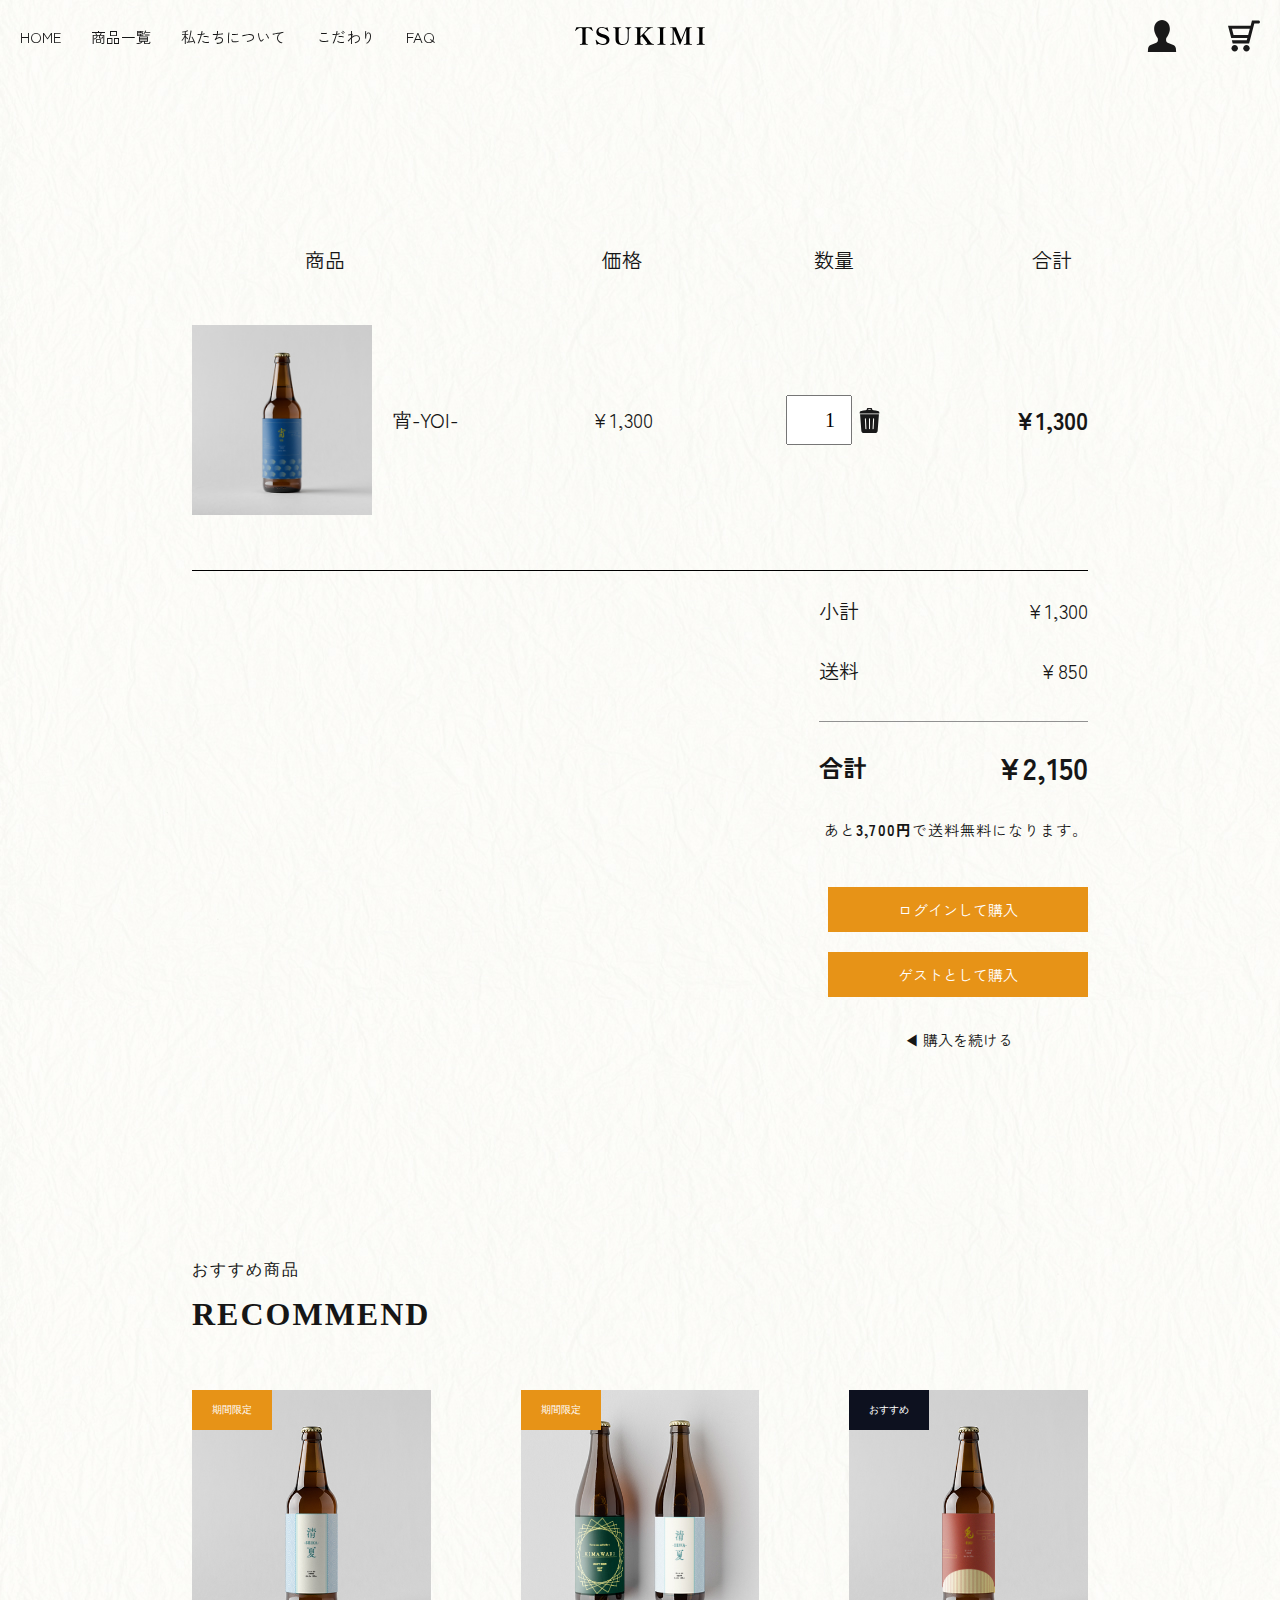
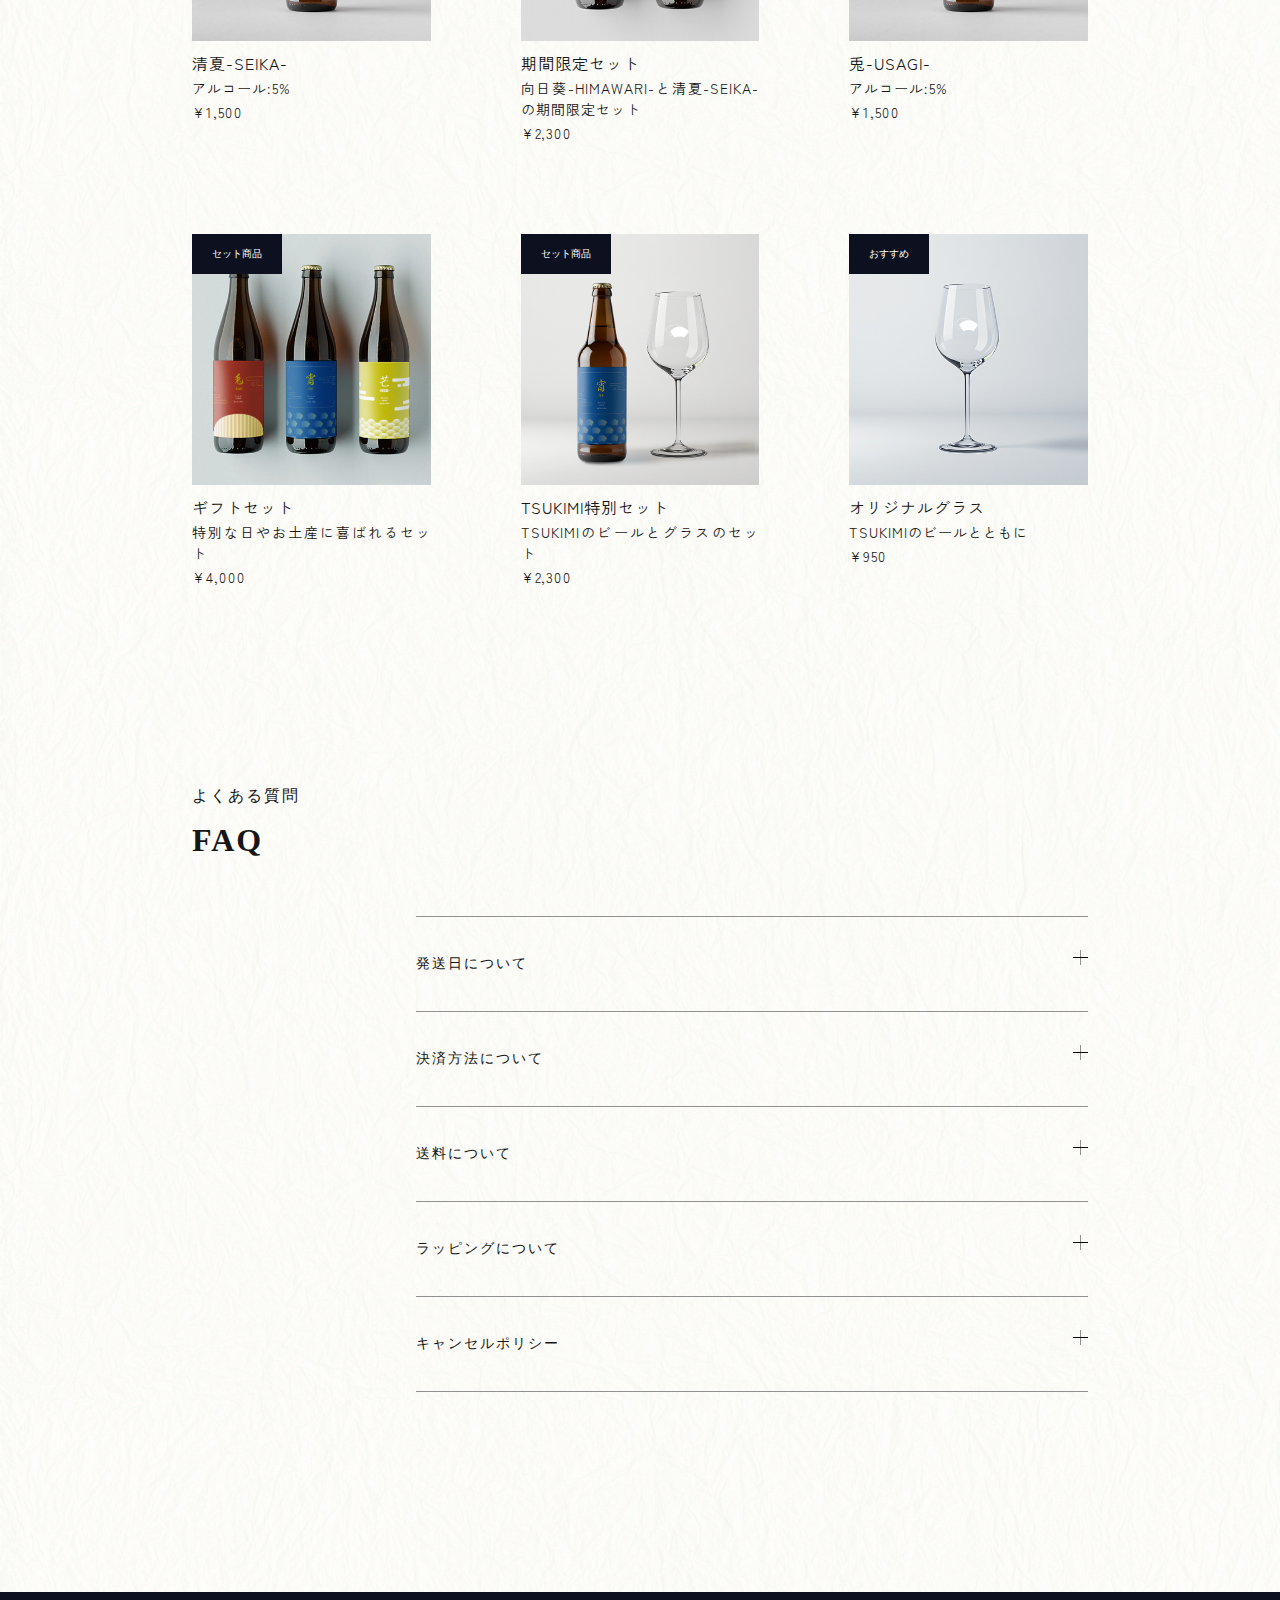
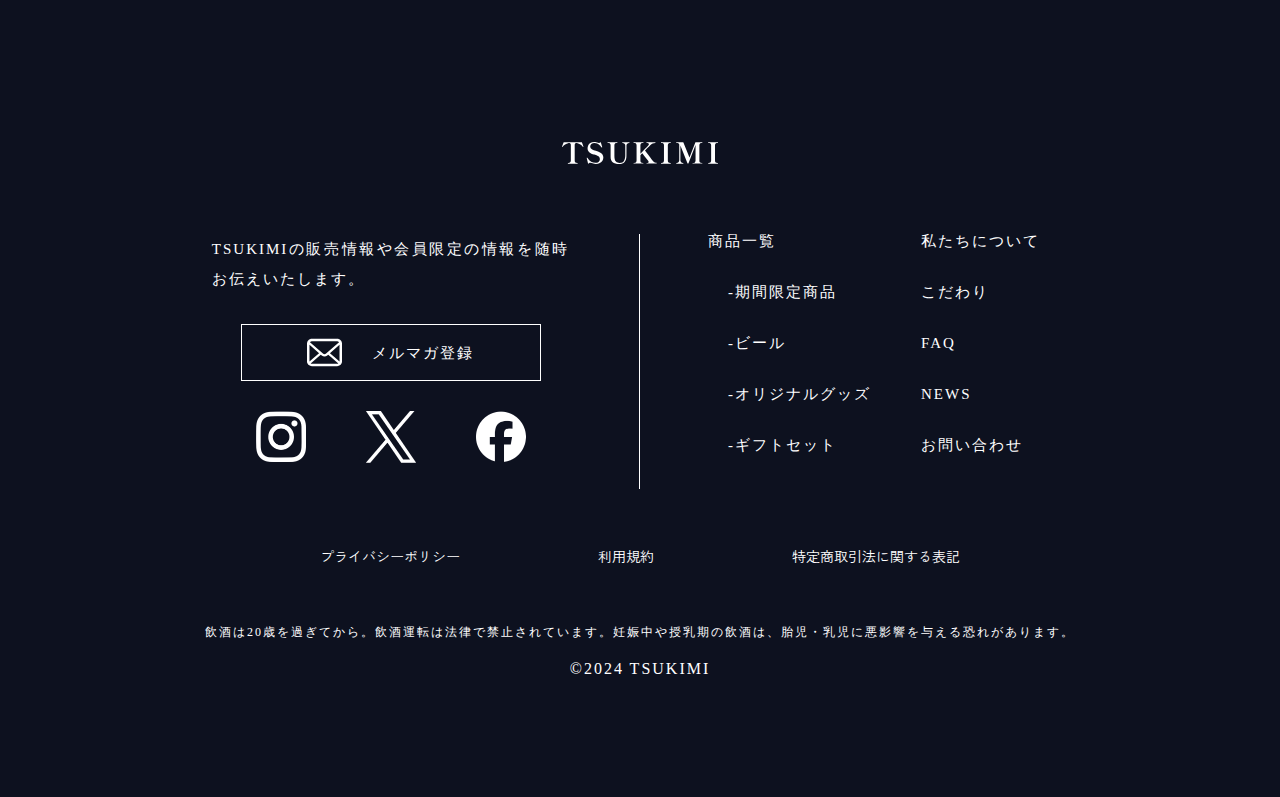
<file: cart.html>
<!DOCTYPE html>
<html lang="ja">

<head>
  <meta charset="UTF-8">
  <meta name="viewport" content="width=device-width, initial-scale=1.0">
  <meta name="robots" content="nofollow,noindex">
  <meta name="format-detection" content="telephone=no">
  <meta name="author" content="月見醸造">
  <link rel="icon" href="image/icon.svg">
  <title>月見醸造（TSUKIMI）のカートページ</title>
  <meta name="description" content="素材にこだわり、職人の技で丁寧に仕上げたtsukimi（月見醸造）のクラフトビールのカートページです。">
  <!-- font -->
  <link rel="preconnect" href="https://fonts.googleapis.com">
  <link rel="preconnect" href="https://fonts.gstatic.com" crossorigin>
  <link href="https://fonts.googleapis.com/css2?family=Shippori+Mincho+B1:wght@400;500;600;700;800&display=swap" <link
    rel="preconnect" href="https://fonts.googleapis.com">
  <link rel="preconnect" href="https://fonts.gstatic.com" crossorigin>
  <link href="https://fonts.googleapis.com/css2?family=Noto+Sans+JP:wght@100..900&display=swap" rel="stylesheet">

  <link rel="preconnect" href="https://fonts.googleapis.com">
  <link rel="preconnect" href="https://fonts.gstatic.com" crossorigin>
  <link href="https://fonts.googleapis.com/css2?family=Zen+Kaku+Gothic+New:wght@300;400;500;700;900&display=swap"
    rel="stylesheet">
  <!-- css -->
  <link rel="stylesheet" href="css/reset.css">
  <link rel="stylesheet" href="css/style.css">
</head>

<body>
  <div class="global_header">
    <header>
      <h1><a href="index.html"><img src="image/logo_k.svg" width="130" height="30" alt="月見醸造"></a></h1>
      <nav class="global">
        <ul class="main_nav_product">
          <li><a href="index.html">home</a></li>
          <li><a href="#X">商品一覧</a></li>
          <li><a href="#X">私たちについて</a></li>
          <li><a href="#X">こだわり</a></li>
          <li><a href="#X">FAQ</a></li>
        </ul>
      </nav>
      <div class="btn">
        <span></span>
        <span></span>
        <span></span>
      </div>
      <ul class="login_nav">
        <li><a href="contact.html"><img src="image/sublogin_icon.svg" width="31" height="31" alt=""></a></li>
        <li><a href="cart.html"><img src="image/subcart_icon.svg" width="35" height="35" alt=""></a></li>
      </ul>
    </header>
  </div>
  <main class="cart_main">
    <!-- <table>
      <thead class="cart_title">
        <tr>
          <th>商品</th>
          <th>価格</th>
          <th colspan="2" class="amount">数量</th>
          <th>合計</th>
        </tr>
      </thead>
      <tbody class="cart_detail">
        <tr>
          <td class="product_yoi_img"><a href="product.html">
            <p><img src="image/yoi_item.jpg" width="187" height="197"
                alt="月見醸造のクラフトビールである宵の写真です。"></a></p>
            <p>宵-yoi-</p>
          </td>
          <td>¥1,300</td>
          <td class="quantity_change"">
            数量変更ボタンここから
            <label for=" number-of-unit" id="label-number-of-unit"></label>

            <button type="button" aria-label="減らす" aria-describedby="label-number-of-unit" class="down">-</button>
            <input type="number" id="number-of-unit" name="unit" value="1" min="0" max="10">
            <button type="button" aria-label="増やす" aria-describedby="label-number-of-unit" class="up">+</button>

            <div class="visually-hidden" role="status" aria-live="polite"></div>
            <td class="trash"><a href="#X"><img src="image/gomibako.svg" width="32" height="32" alt=""></a></td>

            数量変更ボタンここまで
          </td>
          <td><span>¥1,300</span></td>
        </tr>
      </tbody>.cart_detail
    </table> -->
    <div class="cart_table">
      <div class="cart_product">
        <p>商品</p>
        <div class="cart_item">
          <p><a href="product.html"><img src="image/yoi_item.jpg" width="187" height="197"
                alt="月見醸造のクラフトビールである宵の写真です。"></a></p>
          <p>宵-yoi-</p>
        </div><!-- .cart_item -->
      </div><!-- .cart_product -->
      <div class="cart_price">
        <p>価格</p>
        <div class="cart_point">
          <p>¥1,300</p>
        </div>
      </div>
      <div class="cart_q">
        <p class="cart_q_title">数量</p>
        <div class="quantity_change">
          <p>
            <label for=" number-of-unit" id="label-number-of-unit"></label>
            <!-- <button type="button" aria-label="減らす" aria-describedby="label-number-of-unit" class="down">-</button> -->
            <input type="number" id="number-of-unit" name="unit" value="1" min="0" max="10">
            <!-- <button type="button" aria-label="増やす" aria-describedby="label-number-of-unit" class="up">+</button> -->
          <div class="visually-hidden" role="status" aria-live="polite"></div>
          </p>
          <p><a href="#X"><img src="image/gomibako.svg" width="32" height="32" alt=""></a></p>
        </div><!-- .quantity_change -->
      </div>
      <div class="cart_total">
        <p>合計</p>
        <div class="cart_point">
          <p><span>¥1,300</span></p>
        </div>
      </div><!-- .cart_total -->
    </div>

    <dl class="checkout">
      <div>
        <dt>小計</dt>
        <dd>¥1,300</dd>
      </div>
      <div>
        <dt>送料</dt>
        <dd>¥850</dd>
      </div>
      <div class="total">
        <dt>合計</dt>
        <dd>¥2,150</dd>
      </div>
    </dl>
    <div class="cart_button">
      <p class="postage">あと<span>3,700円</span>で送料無料になります。</p>
      <p class="login_button"><a href="#X">ログインして購入</a></p>
      <p class="buy_button"><a href="contact.html">ゲストとして購入</a></p>
      <p class="continuation_button"><a href="#X">◀︎ 購入を続ける</a></p>
    </div>
    <article class="recommend">
      <h2>Recommend</h2>
      <p class="ruby_recommend">おすすめ商品 </p>
      <ul>
        <li>
          <a href="product.html">
            <section>
              <h3>清夏-seika-</h3>
              <p class="recommend_season recommend_label">期間限定</p>
              <p><img src="image/seika.jpg" width="285" height="300" alt="月見醸造のクラフトビールである、清夏の写真">
              </p>
              <p class="recommend_text">アルコール:5%</p>
              <p class="recommend_price">¥1,500</p>
            </section>
          </a>
        </li>
        <li>
          <a href="product.html">
            <section>
              <h3>期間限定セット</h3>
              <p class="recommend_season recommend_label">期間限定</p>
              <p><img src="image/seoson_set.jpg" width="285" height="300" alt="月見醸造の期間限定セットの写真"></p>
              <p class="recommend_text">向日葵-himawari-と清夏-seika-の期間限定セット</p>
              <p class="recommend_price">¥2,300</p>
            </section>
          </a>
        </li>
        <li>
          <a href="product.html">
            <section>
              <h3>兎-usagi-</h3>
              <p class="recommend_recommend recommend_label">おすすめ</p>
              <p><img src="image/usagi.jpg" width="285" height="300" alt="月見醸造のクラフトビールである、十五夜の写真">
              </p>
              <p class="recommend_text">アルコール:5%</p>
              <p class="recommend_price">¥1,500</p>
            </section>
          </a>
        </li>
        <li>
          <a href="product.html">
            <section>
              <h3>ギフトセット</h3>
              <p class="recommend_set recommend_label">セット商品</p>
              <p><img src="image/beer_set.jpg" width="285" height="300" alt="ギフトセットの写真"></p>
              <p class="recommend_text">特別な日やお土産に喜ばれるセット</p>
              <p class="recommend_price">¥4,000</p>
            </section>
          </a>
        </li>
        <li>
          <a href="product.html">
            <section>
              <h3>tsukimi特別セット</h3>
              <p class="recommend_set recommend_label">セット商品</p>
              <p><img src="image/yoi_set.jpg" width="285" height="300" alt="tsukimi特別セットの写真"></p>
              <p class="recommend_text">tsukimiのビールとグラスのセット</p>
              <p class="recommend_price">¥2,300</p>
            </section>
          </a>
        </li>
        <li>
          <a href="product.html">
            <section>
              <h3>オリジナルグラス</h3>
              <p class="recommend_recommend recommend_label">おすすめ</p>
              <p><img src="image/glass.jpg" width="285" height="300" alt="オリジナルグラスの写真"></p>
              <p class="recommend_text">tsukimiのビールとともに</p>
              <p class="recommend_price">¥950</p>
            </section>
          </a>
        </li>
      </ul>
    </article>
    <section class="faq">
      <h2>FAQ</h2>
      <p class="ruby_faq">よくある質問</p>
      <dl>
        <div class="acc-item">
          <dt class="accordion-header">発送日について</dt>
          <dd class="accordion-content">ご注文いただいていてから、営業日3日以内に発送させていただきます。</dd>
        </div>
        <div class="acc-item">
          <dt class="accordion-header">決済方法について</dt>
          <dd class="accordion-content">お支払いについてはクレジットカードとAmazon Pay、NP後払い（コンビニ・LINE PAY・銀行・郵便局）がご利用いただけます。</dd>
        </div>
        <div class="acc-item">
          <dt class="accordion-header">送料について</dt>
          <dd class="accordion-content">商品の合計金額が5,000円以上で送料が無料となります。</dd>
        </div>
        <div class="acc-item">
          <dt class="accordion-header">ラッピングについて</dt>
          <dd class="accordion-content">ラッピングは無料で承っております。複数まとめてのラッピングや個別でのラッピングなどご要望がございましたら、決済時の備考にご記入ください。</dd>
        </div>
        <div class="acc-item">
          <dt class="accordion-header">キャンセルポリシー</dt>
          <dd class="accordion-content">ご注文確定後のキャンセル・配送先情報の変更・数量変更を承ることができません。あらかじめご了承ください。ご理解、ご協力のほどよろしくお願いいたします。</dd>
        </div>
      </dl>
    </section>
  </main>
  <footer>
    <section>
      <h2><a href="index.html"><img src="image/logo_w.svg" width="156" height="46" alt="月見醸造"></a></h2>
      <div class="footer_first">
        <div class="contact_attention">
          <p class="mail_magazine_text">tsukimiの販売情報や会員限定の情報を随時お伝えいたします。</p>
          <div class="mail_magazine_footer">
            <a href="#X">
              <div>
                <p><img src="image/mail.svg" width="45" height="45" alt=""></p>
                <p class="mail_magazine">メルマガ登録</p>
              </div>
            </a>
          </div><!-- .mail_magazine_footer -->
          <div class="sns">
            <p><a href="#X"><img src="image/Instagram_logo.png" width="50" height="50" alt="月見醸造のインスタグラムへリンクする画像"></a>
            </p>
            <p><a href="#X"><img src="image/x_logo.png" width="50" height="50" alt="月見醸造のXへリンクする画像"></a></p>
            <p><a href="#X"><img src="image/Facebook_logo.png" width="50" height="50" alt="月見醸造のフェイスブックへリンクする画像"></a>
            </p>
          </div><!-- .sns -->
        </div><!-- .contact_attention -->
        <nav class="local">
          <ul class="local_item">
            <li><a href="#X">商品一覧</a></li>
            <li>
              <ul>
                <li><a href="#X">-期間限定商品</a></li>
                <li><a href="#X">-ビール</a></li>
                <li><a href="#X">-オリジナルグッズ</a></li>
                <li><a href="#X">-ギフトセット</a></li>
              </ul>
            </li>
          </ul>
          <ul>
            <li><a href="#X">私たちについて</a></li>
            <li><a href="#X">こだわり</a></li>
            <li><a href="#X">FAQ</a></li>
            <li><a href="#X">News</a></li>
            <li><a href="#X">お問い合わせ</a></li>
          </ul>
        </nav>
      </div><!-- .footer_first -->
    </section>
    <div class="footer_end">
      <hr>
      <div class="footer_end2">
        <p><a href="#X">プライバシーポリシー</a></p>
        <p><a href="#X">利用規約</a></p>
        <p><a href="#X">特定商取引法に関する表記</a></p>
      </div><!-- .footer_end2-->
      <p class="footer_text">飲酒は20歳を過ぎてから。飲酒運転は法律で禁止されています。妊娠中や授乳期の飲酒は、胎児・乳児に悪影響を与える恐れがあります。</p>
      <small>&copy;2024 tsukimi</small>
    </div><!-- .footer_end -->
  </footer>
  <script src="js/jquery-3.7.1.min.js"></script>
  <script src="js/index.js"></script>
  <script src="js/navi.js"></script>
  <script src="js/contentsup.js"></script>
  <script src="js/accordion.js"></script>
</body>

</html>
</file>
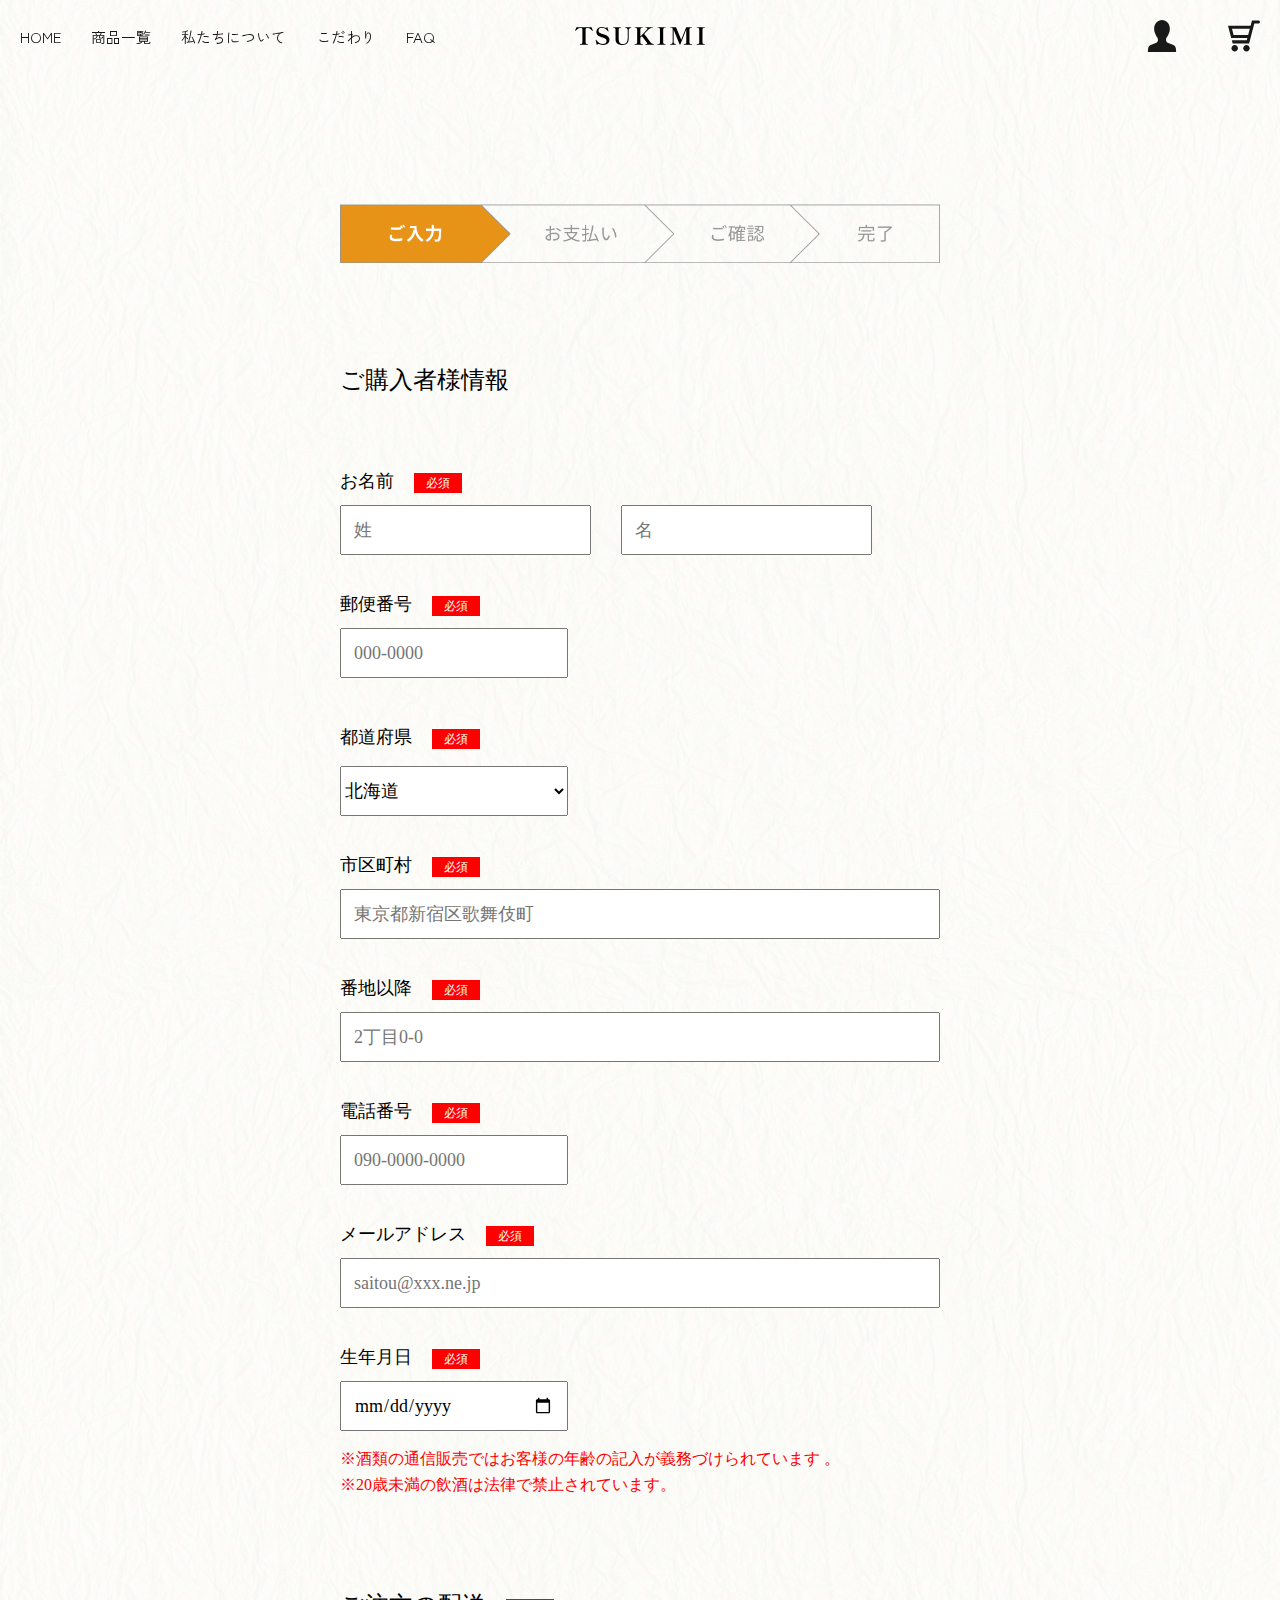
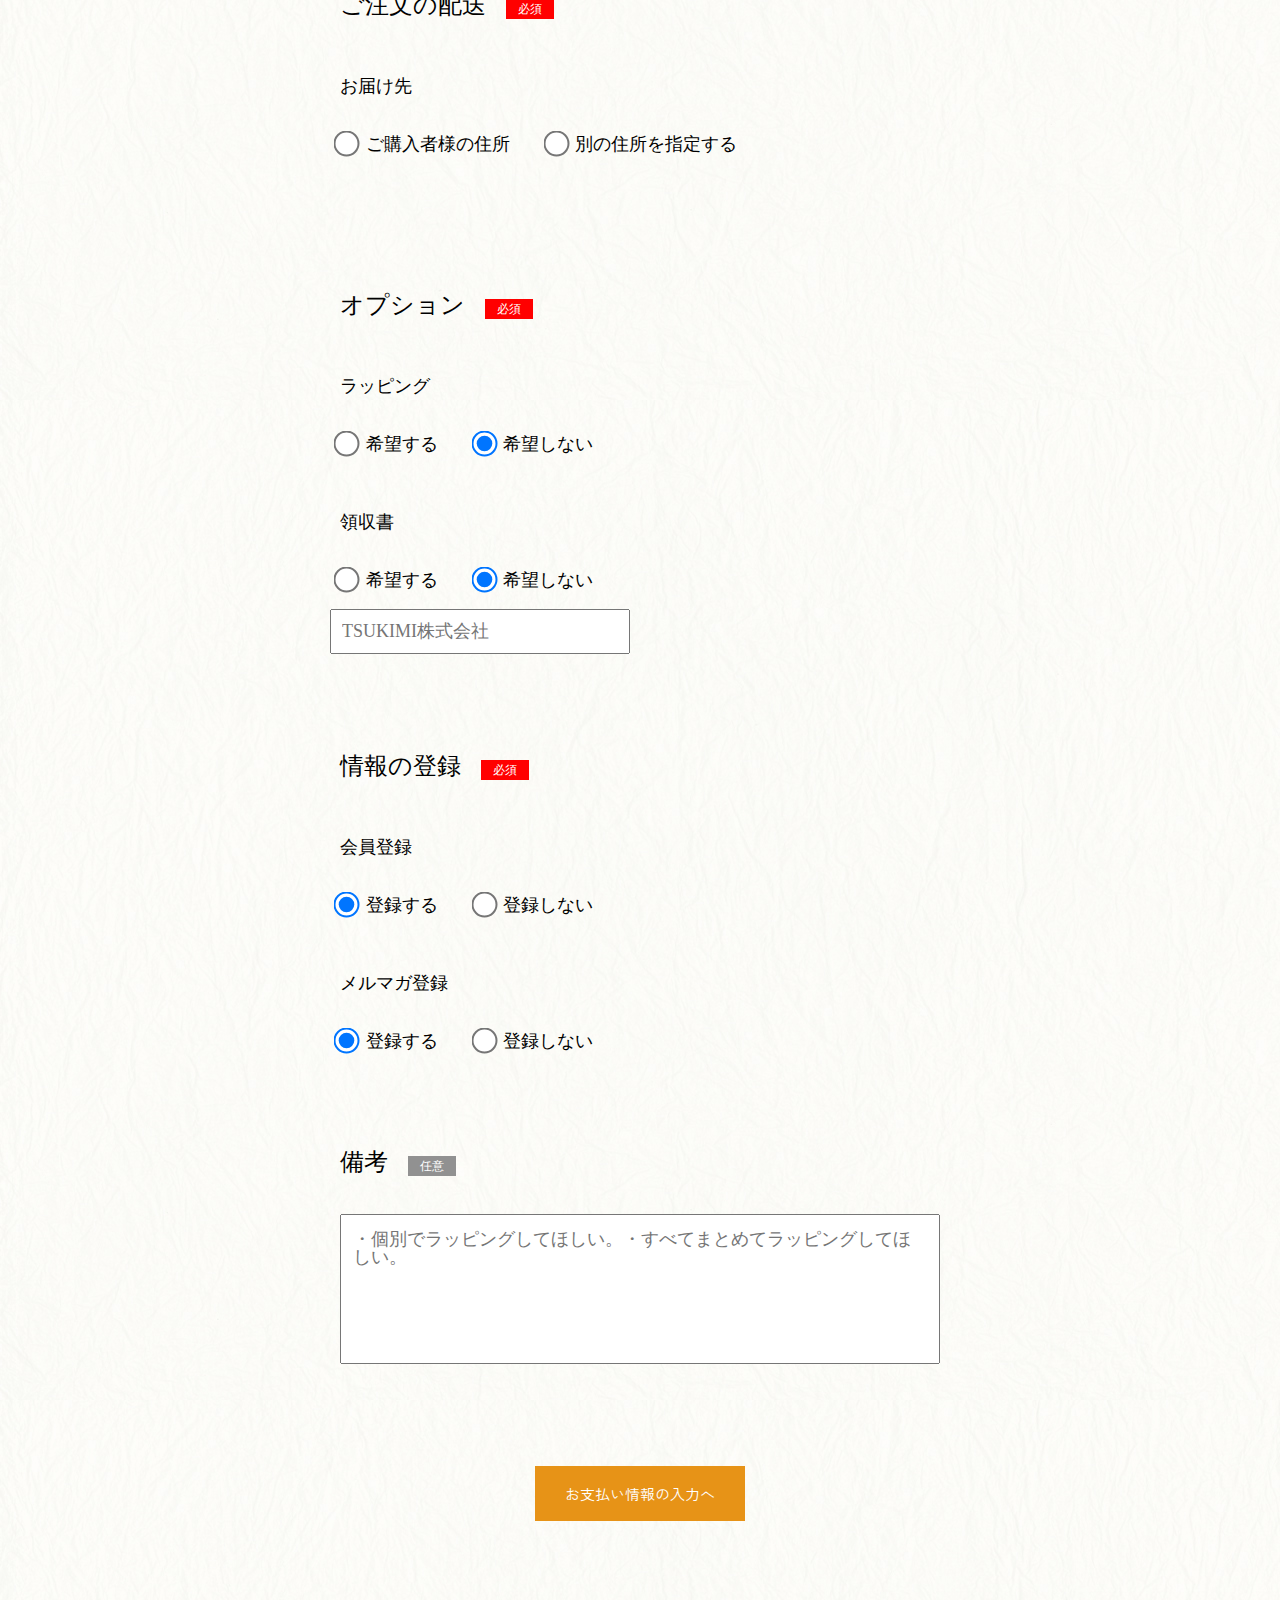
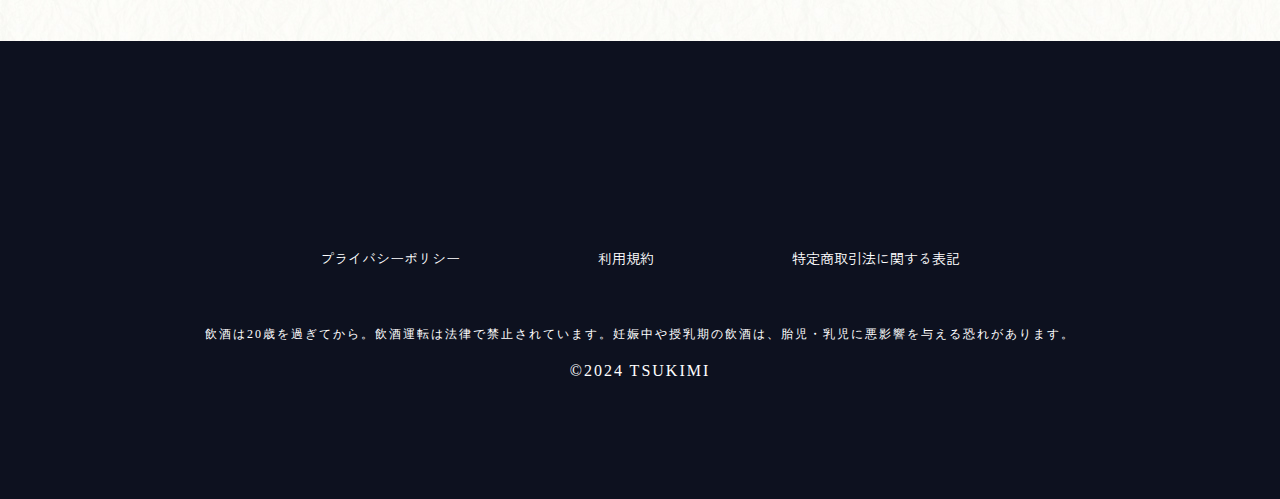
<file: contact.html>
<!DOCTYPE html>
<html lang="ja">

<head>
    <meta charset="UTF-8">
    <meta name="viewport" content="width=device-width, initial-scale=1.0">
    <meta name="robots" content="nofollow,noindex">
    <meta name="format-detection" content="telephone=no">
    <meta name="author" content="月見醸造">
    <link rel="icon" href="image/icon.svg">
    <title>月見醸造（tsukimi）の会員登録ページ</title>
    <meta name="description" content="TSUKIMI（tsukimi）の会員登録ページです。">
    <!-- font -->
    <link rel="preconnect" href="https://fonts.googleapis.com">
    <link rel="preconnect" href="https://fonts.gstatic.com" crossorigin>
    <link href="https://fonts.googleapis.com/css2?family=Shippori+Mincho+B1:wght@400;500;600;700;800&display=swap" <link
        rel="preconnect" href="https://fonts.googleapis.com">
    <link rel="preconnect" href="https://fonts.gstatic.com" crossorigin>
    <link href="https://fonts.googleapis.com/css2?family=Noto+Sans+JP:wght@100..900&display=swap" rel="stylesheet">

    <link rel="preconnect" href="https://fonts.googleapis.com">
    <link rel="preconnect" href="https://fonts.gstatic.com" crossorigin>
    <link href="https://fonts.googleapis.com/css2?family=Zen+Kaku+Gothic+New:wght@300;400;500;700;900&display=swap"
        rel="stylesheet">
    <!-- css -->
    <link rel="stylesheet" href="css/reset.css">
    <link rel="stylesheet" href="css/style.css">
</head>

<body>
    <div class="global_header">
        <header>
            <h1><a href="index.html"><img src="image/logo_k.svg" width="130" height="30" alt="月見醸造"></a></h1>
            <nav class="global">
                <ul class="main_nav_product">
                    <li><a href="index.html">home</a></li>
                    <li><a href="#X">商品一覧</a></li>
                    <li><a href="#X">私たちについて</a></li>
                    <li><a href="#X">こだわり</a></li>
                    <li><a href="#X">FAQ</a></li>
                </ul>
            </nav>
            <div class="btn">
                <span></span>
                <span></span>
                <span></span>
            </div>
            <ul class="login_nav">
                <li><a href="contact.html"><img src="image/sublogin_icon.svg" width="31" height="31" alt=""></a></li>
                <li><a href="cart.html"><img src="image/subcart_icon.svg" width="35" height="35" alt=""></a></li>
            </ul>
        </header>
    </div>
    <main class="contact">
        <p><img src="image/contact_procedure.png" width="660" height="75" alt="支払い手順"></p>
        <form action="sample.cgi" method="post">
            <section class="contact_content1">
                <h2>ご購入者様情報</h2>
                <label for="name">お名前<span>必須</span></label><br>
                <ul class="customer_name">
                    <li>
                        <input type="text" name="name" id="name" placeholder="姓">
                    </li>
                    <li>
                        <input type="text" name="name" id="name" placeholder="名">
                    </li>
                </ul>
                <p class="post_code">
                    <label for="post_code">郵便番号<span>必須</span></label><br>
                    <input type="text" name="post_code" id="post_code" placeholder="000-0000">
                </p>
                <p class="prefectures_input">都道府県<span>必須</span><br>
                    <select name="prefectures">
                        <option value="北海道">北海道</option>
                        <option value="青森県">青森県</option>
                        <option value="岩手県">岩手県</option>
                        <option value="宮城県">宮城県</option>
                        <option value="秋田県">秋田県</option>
                        <option value="山形県">山形県</option>
                        <option value="福島県">福島県</option>
                        <option value="茨城県">茨城県</option>
                        <option value="栃木県">栃木県</option>
                        <option value="群馬県">群馬県</option>
                        <option value="埼玉県">埼玉県</option>
                        <option value="千葉県">千葉県</option>
                        <option value="東京都">東京都</option>
                        <option value="神奈川県">神奈川県</option>
                        <option value="新潟県">新潟県</option>
                        <option value="富山県">富山県</option>
                        <option value="石川県">石川県</option>
                        <option value="福井県">福井県</option>
                        <option value="山梨県">山梨県</option>
                        <option value="長野県">長野県</option>
                        <option value="岐阜県">岐阜県</option>
                        <option value="静岡県">静岡県</option>
                        <option value="愛知県">愛知県</option>
                        <option value="三重県">三重県</option>
                        <option value="滋賀県">滋賀県</option>
                        <option value="京都府">京都府</option>
                        <option value="大阪府">大阪府</option>
                        <option value="兵庫県">兵庫県</option>
                        <option value="奈良県">奈良県</option>
                        <option value="和歌山県">和歌山県</option>
                        <option value="鳥取県">鳥取県</option>
                        <option value="島根県">島根県</option>
                        <option value="岡山県">岡山県</option>
                        <option value="広島県">広島県</option>
                        <option value="山口県">山口県</option>
                        <option value="徳島県">徳島県</option>
                        <option value="香川県">香川県</option>
                        <option value="愛媛県">愛媛県</option>
                        <option value="高知県">高知県</option>
                        <option value="福岡県">福岡県</option>
                        <option value="佐賀県">佐賀県</option>
                        <option value="長崎県">長崎県</option>
                        <option value="熊本県">熊本県</option>
                        <option value="大分県">大分県</option>
                        <option value="宮崎県">宮崎県</option>
                        <option value="鹿児島県">鹿児島県</option>
                        <option value="沖縄県">沖縄県</option>
                    </select>
                </p>
                <p class="address2">
                    <label for="address2">市区町村<span>必須</span></label><br>
                    <input type="text" name="address2" id="address2" placeholder="東京都新宿区歌舞伎町">
                </p>
                <p class="address3">
                    <label for="address3">番地以降<span>必須</span></label><br>
                    <input type="text" name="address3" id="address3" placeholder="2丁目0-0">
                </p>
                <p class="tel_number">
                    <label for="tel">電話番号<span>必須</span></label><br>
                    <input type="text" name="tel" id="tel" placeholder="090-0000-0000">
                </p>
                <p class="e-mail">
                    <label for="e-mail">メールアドレス<span>必須</span></label><br>
                    <input type="text" name="e-mail" id="e-mail" placeholder="saitou@xxx.ne.jp">
                </p>
                <p class="birthday_code">
                    <label for="birthday">生年月日<span>必須</span></label><br>
                    <input id="birthday" type="date" name="birthday">
                </p>
                <div class="attention_comment">
                    <p class="attention">※酒類の通信販売ではお客様の年齢の記入が義務づけられています 。</p>
                    <p class="attention">※20歳未満の飲酒は法律で禁止されています。</p>
                </div>
            </section><!-- .contact_content1 -->
            <article class="contact_content2">
                <h2>ご注文の配送<span>必須</span></h2>
                <section class="contact_place">
                    <h3>お届け先</h3>
                    <div class="place_input">
                        <p class="place_input1">
                            <input type="radio" value="place" name="delivery_address" id="himself"
                                style="transform:scale(2.0);">
                            <label for="himself">ご購入者様の住所</label><br>
                        </p>
                        <p class="place_input2">
                            <input type="radio" value="place" name="delivery_address" id="another"
                                style="transform:scale(2.0);">
                            <label for="another">別の住所を指定する</label>
                        </p>
                    </div>
                </section>
            </article><!-- .contact_content2 -->
            <article class="contact_content3">
                <h2>オプション<span>必須</span></h2>
                <section class="contact_wrapping">
                    <h3>ラッピング </h3>
                    <div>
                        <p class="option_yes">
                            <input type="radio" value="wrapping" name="wrapping" id="wrapping"
                                style="transform:scale(2.0);">
                            <label for="wrapping">希望する</label>
                        </p>
                        <p class="option_no">
                            <input type="radio" value="no_wrapping" name="wrapping" id="no_wrapping" checked
                                style="transform:scale(2.0);">
                            <label for="no_wrapping">希望しない</label>
                        </p>
                    </div>
                </section>
                <section class="contact_receipt">
                    <h3>領収書</h3>
                    <div class="receipt">
                        <div class="receipt2">
                            <p class="receipt_yes">
                                <input type="radio" value="receipt" name="receipt" id="receipt"
                                    style="transform:scale(2.0);">
                                <label for="receipt">希望する</label><br>
                            </p><!-- .receipt_yes -->
                            <p class="receipt_no">
                                <input type="radio" value="no_receipt" name="receipt" id="no_receipt" checked
                                    style="transform:scale(2.0);">
                                <label for="no_receipt">希望しない</label>
                            </p><!-- .receipt_no -->
                        </div>
                        <input type="text" name="recipient" id="recipient" placeholder="TSUKIMI株式会社">
                    </div>
                </section>
            </article><!-- .contact_content3 -->
            <article class="contact_content4">
                <h2>情報の登録<span>必須</span></h2>
                <section class="member_contact">
                    <h3>会員登録</h3>
                    <div>
                        <p class="member_yes">
                            <input type="radio" value="member_registration" name="member_registration"
                                id="member_registration" checked style="transform:scale(2.0);">
                            <label for="member_registration">登録する</label>
                        </p>
                        <p class="member_no">
                            <input type="radio" value="no_member_registration" name="member_registration"
                                id="no_member_registration" style="transform:scale(2.0);">
                            <label for="no_member_registration">登録しない</label>
                        </p>
                    </div>
                </section>
                <section class="magazine_contact">
                    <h3>メルマガ登録</h3>
                    <div>
                        <p class="magazine_yes">
                            <input type="radio" value="mail_magazine" name="mail_magazine" id="mail_magazine" checked
                                style="transform:scale(2.0);">
                            <label for="mail_magazine">登録する</label>
                        </p>
                        <p class="magazine_no">
                            <input type="radio" value="no_mail_magazine" name="mail_magazine" id="no_mail_magazine"
                                style="transform:scale(2.0);">
                            <label for="no_mail_magazine">登録しない</label>
                        </p>
                    </div>
                </section>
                <p class="remarks">
                    <label for="content">備考<span class="sub_span">任意</span></label><br>
                    <textarea name="content" id="content" placeholder="・個別でラッピングしてほしい。・すべてまとめてラッピングしてほしい。"></textarea>
                </p>
            </article><!-- .contact_content4-->
            <p class="payment_method"><input type="submit" value="お支払い情報の入力へ"></p>

        </form>
    </main>
    <footer>
        <hr>
        <div class="footer_end2">
            <p><a href="#X">プライバシーポリシー</a></p>
            <p><a href="#X">利用規約</a></p>
            <p><a href="#X">特定商取引法に関する表記</a></p>
        </div><!-- .footer_end2-->
        <p class="footer_text">飲酒は20歳を過ぎてから。飲酒運転は法律で禁止されています。妊娠中や授乳期の飲酒は、胎児・乳児に悪影響を与える恐れがあります。</p>
        <small>&copy;2024 tsukimi</small>
        </div><!-- .footer_end -->
    </footer>
    <script src="js/jquery-3.7.1.min.js"></script>
    <script src="js/index.js"></script>
    <script src="js/navi.js"></script>
</body>

</html>
</file>
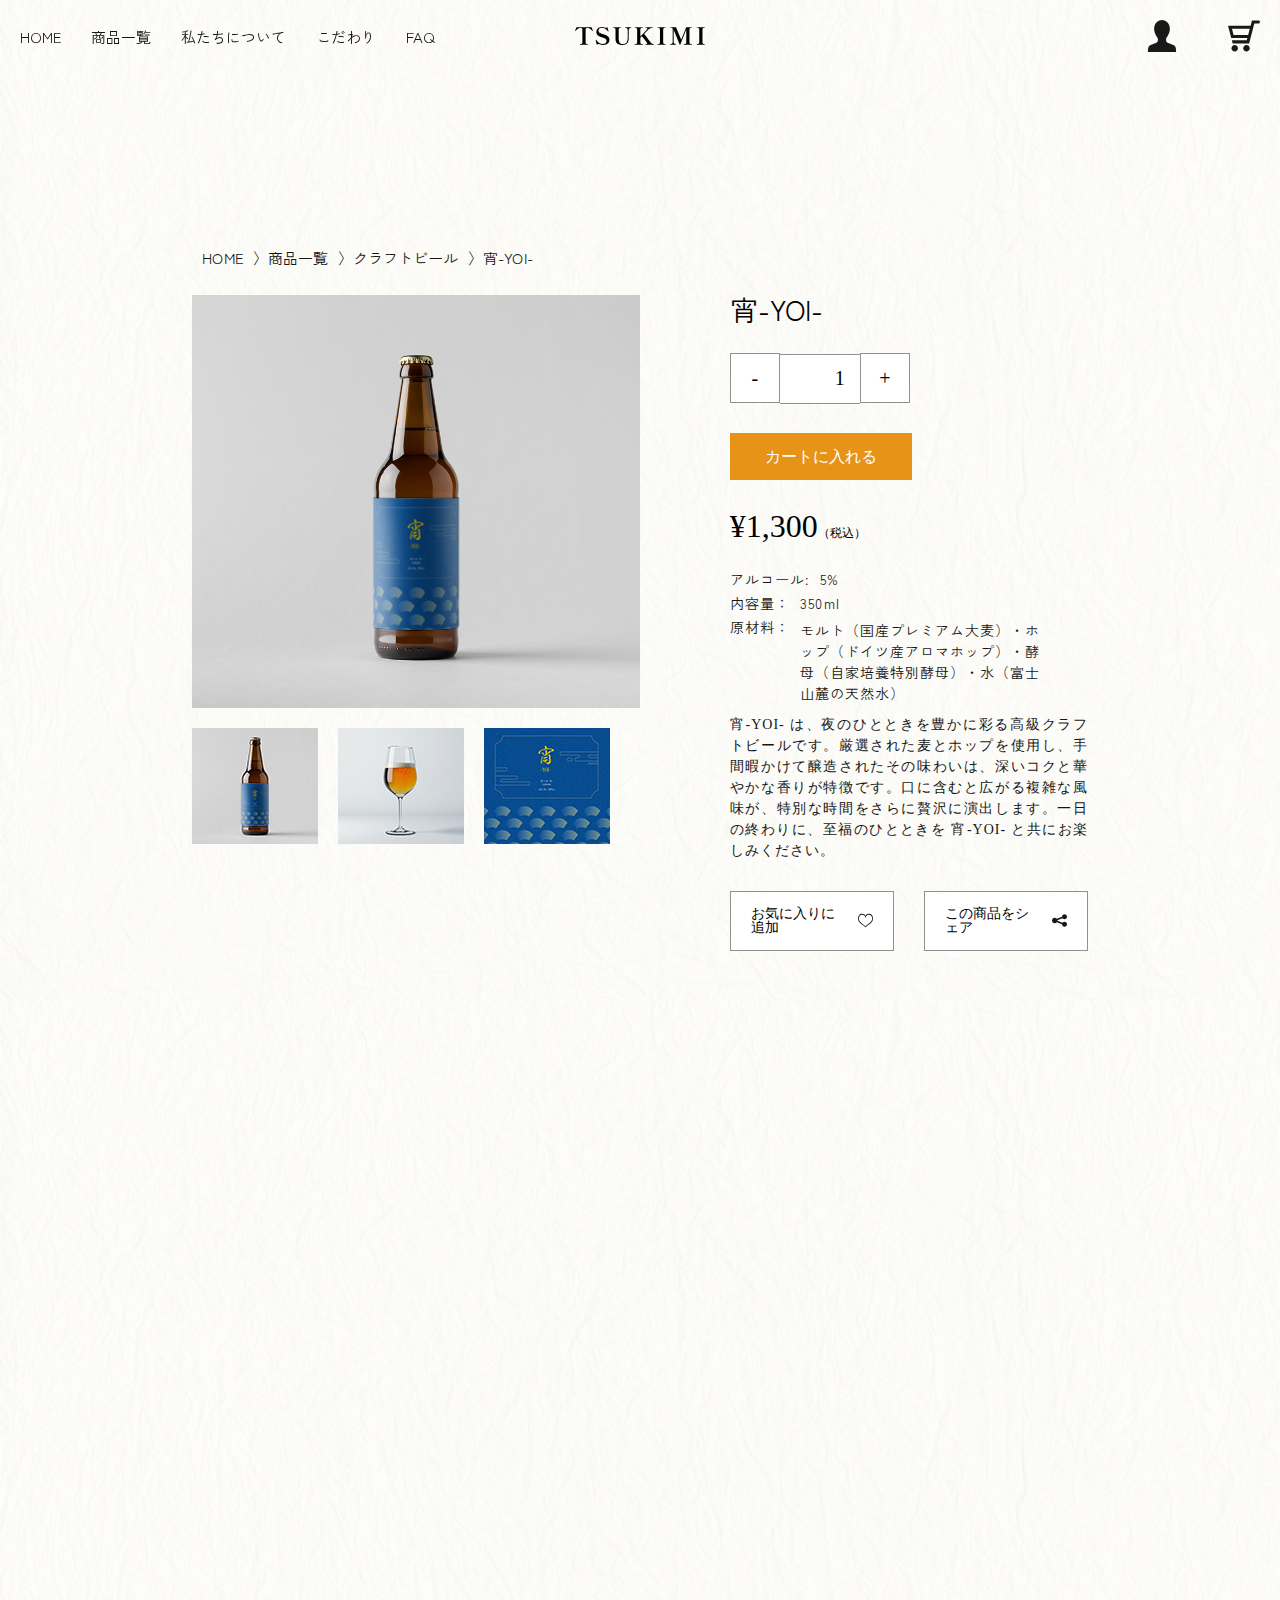
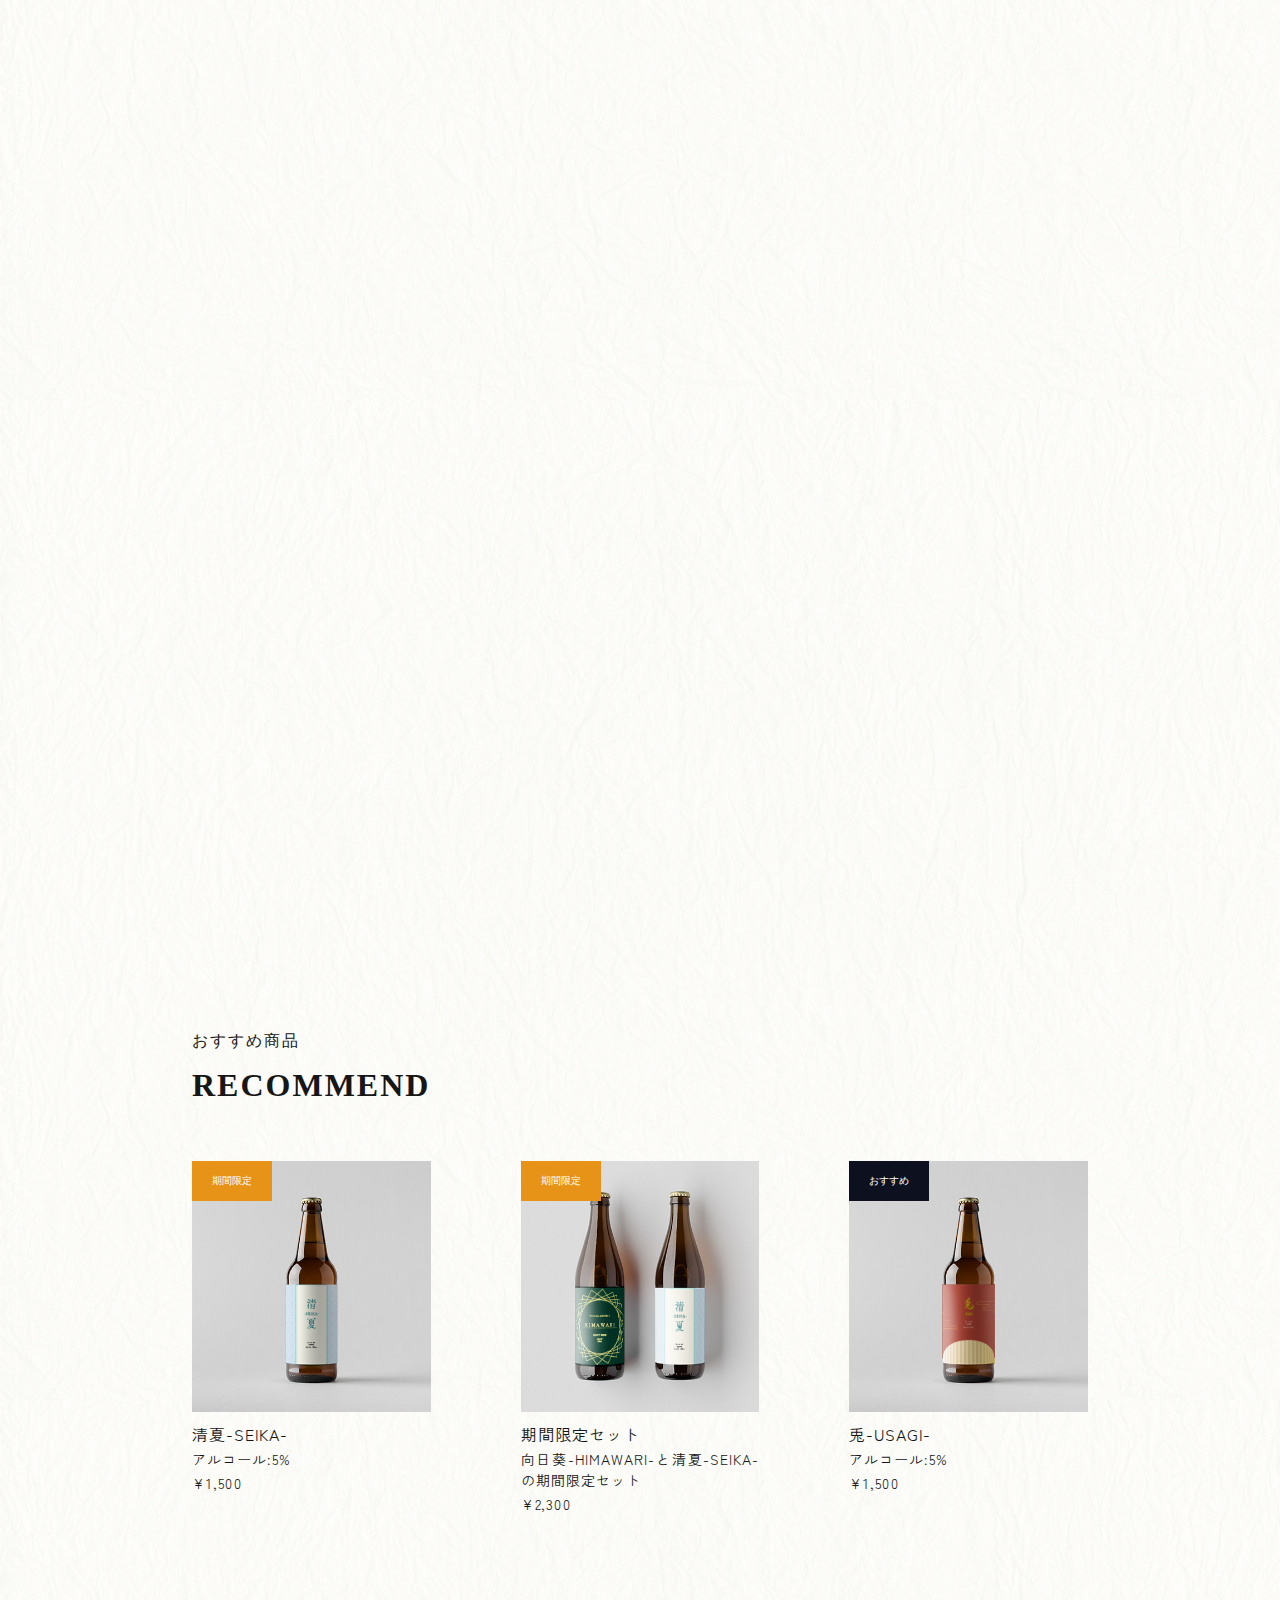
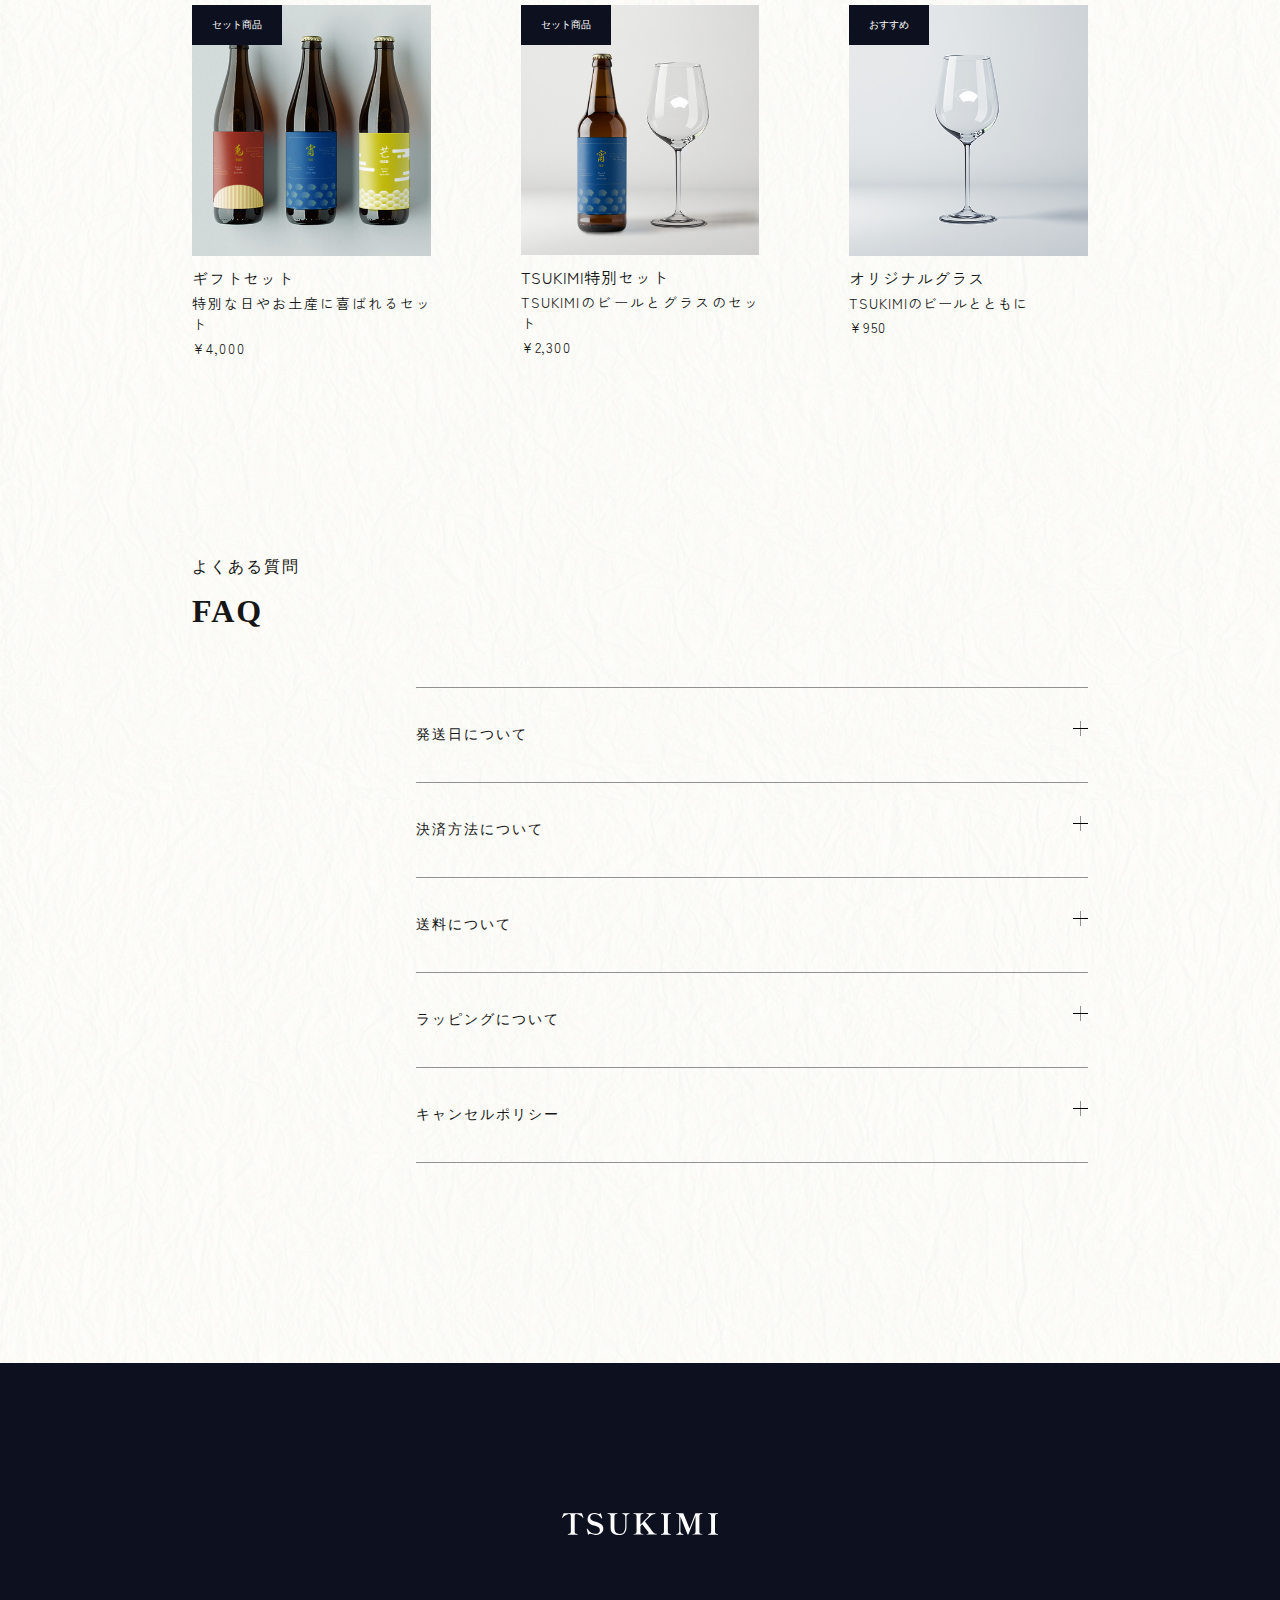
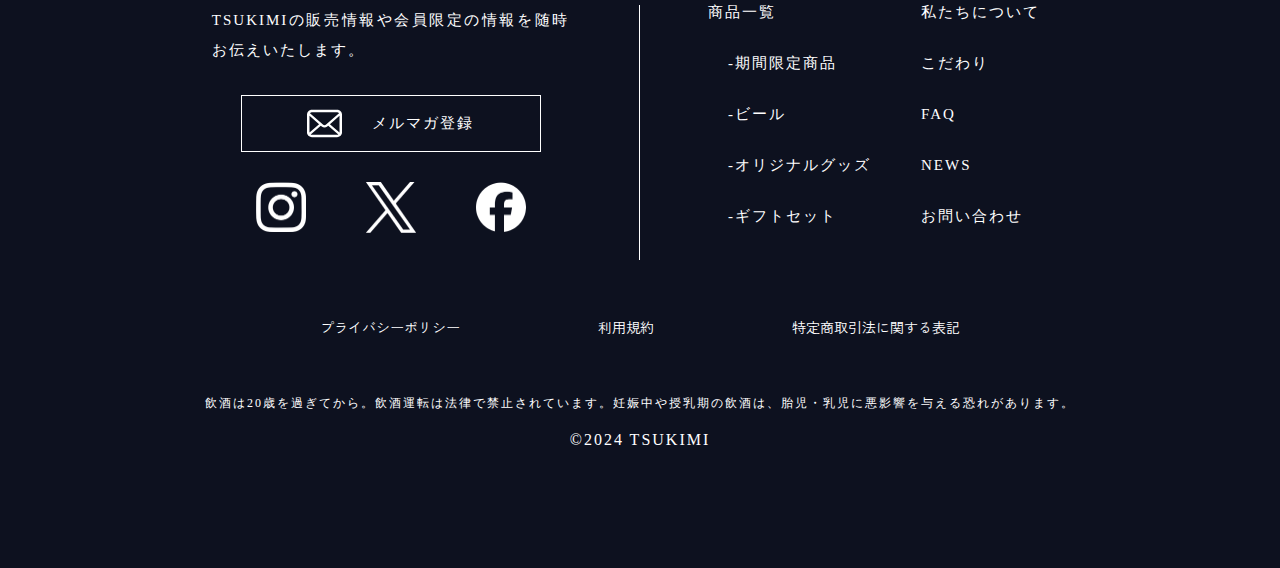
<file: product.html>
<!DOCTYPE html>
<html lang="ja">

<head>
    <meta charset="UTF-8">
    <meta name="viewport" content="width=device-width, initial-scale=1.0">
    <meta name="robots" content="nofollow,noindex">
    <meta name="format-detection" content="telephone=no">
    <meta name="author" content="月見醸造">
    <link rel="icon" href="image/icon.svg">
    <title>宵-yoi-の商品詳細ページ</title>
    <meta name="description" content="月見醸造のクラフトビールである宵の商品詳細ページです。">
    <!-- font -->
    <link rel="preconnect" href="https://fonts.googleapis.com">
    <link rel="preconnect" href="https://fonts.gstatic.com" crossorigin>
    <link href="https://fonts.googleapis.com/css2?family=Shippori+Mincho+B1:wght@400;500;600;700;800&display=swap" <link
        rel="preconnect" href="https://fonts.googleapis.com">
    <link rel="preconnect" href="https://fonts.gstatic.com" crossorigin>
    <link href="https://fonts.googleapis.com/css2?family=Noto+Sans+JP:wght@100..900&display=swap" rel="stylesheet">

    <link rel="preconnect" href="https://fonts.googleapis.com">
    <link rel="preconnect" href="https://fonts.gstatic.com" crossorigin>
    <link href="https://fonts.googleapis.com/css2?family=Zen+Kaku+Gothic+New:wght@300;400;500;700;900&display=swap"
        rel="stylesheet">
    <!-- css -->
    <link rel="stylesheet" href="css/reset.css">
    <link rel="stylesheet" href="css/style.css">
</head>

<body>
    <div class="global_header">
        <header>
            <h1><a href="index.html"><img src="image/logo_k.svg" width="130" height="30" alt="月見醸造"></a></h1>
            <nav class="global">
                <ul class="main_nav_product">
                    <li><a href="index.html">home</a></li>
                    <li><a href="#X">商品一覧</a></li>
                    <li><a href="#X">私たちについて</a></li>
                    <li><a href="#X">こだわり</a></li>
                    <li><a href="#X">FAQ</a></li>
                </ul>
            </nav>
            <div class="btn">
                <span></span>
                <span></span>
                <span></span>
            </div>
            <ul class="login_nav">
                <li><a href="contact.html"><img src="image/sublogin_icon.svg" width="31" height="31" alt=""></a></li>
                <li><a href="cart.html"><img src="image/subcart_icon.svg" width="35" height="35" alt=""></a></li>
            </ul>
        </header>
    </div>
    <main class="product_main">
        <ul class="yoi_item">
            <li><a href="index.html">Home</a></li>
            <li>〉<a href="#X">商品一覧</a></li>
            <li>〉<a href="#X">クラフトビール</a></li>
            <li>〉宵-yoi-</li>
        </ul>
        <div class="product">
            <div class="product_img">
                <p class="main_item_img"><img src="image/main_item.jpg" width="537" height="495" alt="クラフトビール宵の写真1"></p>
                <div class="product_pic">
                    <p><img src="image/yoi_2.jpg" width="84" height="77" alt="クラフトビール宵の写真2"></p>
                    <p><img src="image/yoi_img4.jpg" width="84" height="77" alt="クラフトビール宵の写真3"></p>
                    <p><img src="image/yoi_3.jpg" width="84" height="77" alt="クラフトビール宵の写真4"></p>
                </div><!-- .product_pic -->
            </div><!-- .product -->
            <section>
                <h2>宵-YOI-</h2>
                <div class="quantity_change">
                    <!-- 数量変更ボタンここから -->
                    <label for="number-of-unit" id="label-number-of-unit"></label>

                    <button type="button" aria-label="減らす" aria-describedby="label-number-of-unit"
                        class="down">-</button>
                    <input type="number" id="number-of-unit" name="unit" value="1" min="0" max="10">
                    <button type="button" aria-label="増やす" aria-describedby="label-number-of-unit" class="up">+</button>

                    <div class="visually-hidden" role="status" aria-live="polite"></div>
                    <!-- 数量変更ボタンここまで -->
                </div>
                <p class="in_cart"><a href="cart.html">カートに入れる</a></p>
                <p class="item_price">¥1,300<span>（税込）</span></p>
                <dl>
                    <div>
                        <dt>アルコール:</dt>
                        <dd>5%</dd>
                    </div>
                    <div>
                        <dt>内容量：</dt>
                        <dd>350ml</dd>
                    </div>
                    <div>
                        <dt class="materials">原材料：</dt>
                        <dd class="materials_p">モルト（国産プレミアム大麦）・ホップ（ドイツ産アロマホップ）・酵母（自家培養特別酵母）・水（富士山麓の天然水）</dd>
                    </div>
                </dl>
                <p class="item_text">宵-YOI-
                    は、夜のひとときを豊かに彩る高級クラフトビールです。厳選された麦とホップを使用し、手間暇かけて醸造されたその味わいは、深いコクと華やかな香りが特徴です。口に含むと広がる複雑な風味が、特別な時間をさらに贅沢に演出します。一日の終わりに、至福のひとときを
                    宵-yoi- と共にお楽しみください。</p>
                <ul class="product_button">
                    <li class="fav_button">
                        <a href="#X">
                            <div>
                                <p>お気に入りに追加</p>
                                <p><img src="image/heart1.svg" width="15px" height="15px" alt=""></p>
                            </div>
                        </a>
                    </li>
                    <li class="fav_button">
                        <a href="#X">
                            <div>
                                <p>この商品をシェア</p>
                                <p><img src="image/share.svg" width="15px" height="15px" alt=""></p>
                            </div>
                        </a>
                    </li>
                </ul><!-- .product_button -->
            </section>
        </div>
        <div class="product_detail1">
            <p class="product_detail1_text">
                宵-yoi-は、夜の静けさを感じさせる洗練されたクラフトビール。ほんのりフルーティな香りと、軽やかなホップの苦みが絶妙なバランスを保ち、口の中で優雅に広がる。長い一日の終わりにリラックスしながら、落ち着いたひとときを楽しむための一杯です。
            </p>
            <p><img src="image/yoi_img_diet2.jpg" width="846" height="544" alt="クラフトビールと食事の写真"></p>
        </div><!-- product_detail1 -->
        <div class="product_detail2">
            <p class="product_detail2_text">静かな夜、<br>リラックスしたい時に<br>最適です。</p>
            <p class="yoi_img"><img src="image/yoi_img.png" width="148" height="395" alt="クラフトビール、宵の切り抜き写真"></p>
            <!-- ↓slick -->
            <div class="product_detail_pic">
                <p><img src="image/yoi_img1.jpg" width="333" height="235" alt=""></p>
                <p><img src="image/yoi_img2.jpg" width="333" height=235"" alt=""></p>
                <p><img src="image/yoi_img3.jpg" width="333" height=235"" alt=""></p>
            </div><!-- .product_detail_pic -->
        </div><!-- .product_detail2 -->
        <article class="recommend_p">
            <h2>Recommend</h2>
            <p class="ruby_recommend">おすすめ商品 </p>
            <ul>
                <li>
                    <a href="product.html">
                        <section>
                            <h3>清夏-seika-</h3>
                            <p class="recommend_season recommend_label">期間限定</p>
                            <p><img src="image/seika.jpg" width="285" height="300" alt="月見醸造のクラフトビールである、清夏の写真">
                            </p>
                            <p class="recommend_text">アルコール:5%</p>
                            <p class="recommend_price">¥1,500</p>
                        </section>
                    </a>
                </li>
                <li>
                    <a href="product.html">
                        <section>
                            <h3>期間限定セット</h3>
                            <p class="recommend_season recommend_label">期間限定</p>
                            <p><img src="image/seoson_set.jpg" width="285" height="300" alt="月見醸造の期間限定セットの写真"></p>
                            <p class="recommend_text">向日葵-himawari-と清夏-seika-の期間限定セット</p>
                            <p class="recommend_price">¥2,300</p>
                        </section>
                    </a>
                </li>
                <li>
                    <a href="product.html">
                        <section>
                            <h3>兎-usagi-</h3>
                            <p class="recommend_recommend recommend_label">おすすめ</p>
                            <p><img src="image/usagi.jpg" width="285" height="300" alt="月見醸造のクラフトビールである、十五夜の写真">
                            </p>
                            <p class="recommend_text">アルコール:5%</p>
                            <p class="recommend_price">¥1,500</p>
                        </section>
                    </a>
                </li>
                <li>
                    <a href="product.html">
                        <section>
                            <h3>ギフトセット</h3>
                            <p class="recommend_set recommend_label">セット商品</p>
                            <p><img src="image/beer_set.jpg" width="285" height="300" alt="ギフトセットの写真"></p>
                            <p class="recommend_text">特別な日やお土産に喜ばれるセット</p>
                            <p class="recommend_price">¥4,000</p>
                        </section>
                    </a>
                </li>
                <li>
                    <a href="product.html">
                        <section>
                            <h3>tsukimi特別セット</h3>
                            <p class="recommend_set recommend_label">セット商品</p>
                            <p><img src="image/yoi_set.jpg" width="285" height="300" alt="tsukimi特別セットの写真"></p>
                            <p class="recommend_text">tsukimiのビールとグラスのセット</p>
                            <p class="recommend_price">¥2,300</p>
                        </section>
                    </a>
                </li>
                <li>
                    <a href="product.html">
                        <section>
                            <h3>オリジナルグラス</h3>
                            <p class="recommend_recommend recommend_label">おすすめ</p>
                            <p><img src="image/glass.jpg" width="285" height="300" alt="オリジナルグラスの写真"></p>
                            <p class="recommend_text">tsukimiのビールとともに</p>
                            <p class="recommend_price">¥950</p>
                        </section>
                    </a>
                </li>
            </ul>
        </article>
        <section class="faq_p">
            <h2>FAQ</h2>
            <p class="ruby_faq">よくある質問</p>
            <dl>
                <div class="acc-item">
                    <dt class="accordion-header">発送日について</dt>
                    <dd class="accordion-content">ご注文いただいていてから、営業日3日以内に発送させていただきます。</dd>
                </div>
                <div class="acc-item">
                    <dt class="accordion-header">決済方法について</dt>
                    <dd class="accordion-content">お支払いについてはクレジットカードとAmazon Pay、NP後払い（コンビニ・LINE PAY・銀行・郵便局）がご利用いただけます。</dd>
                </div>
                <div class="acc-item">
                    <dt class="accordion-header">送料について</dt>
                    <dd class="accordion-content">商品の合計金額が5,000円以上で送料が無料となります。</dd>
                </div>
                <div class="acc-item">
                    <dt class="accordion-header">ラッピングについて</dt>
                    <dd class="accordion-content">ラッピングは無料で承っております。複数まとめてのラッピングや個別でのラッピングなどご要望がございましたら、決済時の備考にご記入ください。</dd>
                </div>
                <div class="acc-item">
                    <dt class="accordion-header">キャンセルポリシー</dt>
                    <dd class="accordion-content">ご注文確定後のキャンセル・配送先情報の変更・数量変更を承ることができません。あらかじめご了承ください。ご理解、ご協力のほどよろしくお願いいたします。</dd>
                </div>
            </dl>
        </section>
    </main>
    <footer>
        <section>
            <h2><a href="index.html"><img src="image/logo_w.svg" width="156" height="46" alt="月見醸造"></a></h2>
            <div class="footer_first">
                <div class="contact_attention">
                    <p class="mail_magazine_text">tsukimiの販売情報や会員限定の情報を随時お伝えいたします。</p>
                    <div class="mail_magazine_footer">
                        <a href="#X">
                            <div>
                                <p><img src="image/mail.svg" width="45" height="45" alt=""></p>
                                <p class="mail_magazine">メルマガ登録</p>
                            </div>
                        </a>
                    </div><!-- .mail_magazine_footer -->
                    <div class="sns">
                        <p><a href="#X"><img src="image/Instagram_logo.png" width="50" height="50"
                                    alt="月見醸造のインスタグラムへリンクする画像"></a></p>
                        <p><a href="#X"><img src="image/x_logo.png" width="50" height="50" alt="月見醸造のXへリンクする画像"></a></p>
                        <p><a href="#X"><img src="image/Facebook_logo.png" width="50" height="50"
                                    alt="月見醸造のフェイスブックへリンクする画像"></a></p>
                    </div><!-- .sns -->
                </div><!-- .contact_attention -->
                <nav class="local">
                    <ul class="local_item">
                        <li><a href="#X">商品一覧</a></li>
                        <li>
                            <ul>
                                <li><a href="#X">-期間限定商品</a></li>
                                <li><a href="#X">-ビール</a></li>
                                <li><a href="#X">-オリジナルグッズ</a></li>
                                <li><a href="#X">-ギフトセット</a></li>
                            </ul>
                        </li>
                    </ul>
                    <ul>
                        <li><a href="#X">私たちについて</a></li>
                        <li><a href="#X">こだわり</a></li>
                        <li><a href="#X">FAQ</a></li>
                        <li><a href="#X">News</a></li>
                        <li><a href="#X">お問い合わせ</a></li>
                    </ul>
                </nav>
            </div><!-- .footer_first -->
        </section>
        <div class="footer_end">
            <hr>
            <div class="footer_end2">
                <p><a href="#X">プライバシーポリシー</a></p>
                <p><a href="#X">利用規約</a></p>
                <p><a href="#X">特定商取引法に関する表記</a></p>
            </div><!-- .footer_end2-->
            <p class="footer_text">飲酒は20歳を過ぎてから。飲酒運転は法律で禁止されています。妊娠中や授乳期の飲酒は、胎児・乳児に悪影響を与える恐れがあります。</p>
            <small>&copy;2024 tsukimi</small>
        </div><!-- .footer_end -->
    </footer>
        <script src="js/jquery-3.7.1.min.js"></script>
    <script src="js/index.js"></script>
    <script src="js/navi.js"></script>
    <script src="js/contentsup.js"></script>
    <script src="js/accordion.js"></script>
    <script src="./slick-1.8.1/slick/slick.js"></script>
    <!-- <script>
        $(document).ready(function () {
            $('.product_detail_pic').slick({
                dots: true,
                centerPadding: "60px",
                infinite: true,
                slidesToShow: 3,
                arrows: true,
                responsive: [
                    {
                        breakpoint: 1114,
                        settings: {
                            slidesToShow: 2,
                        },
                    },
                ],
            });
        });
    </script> -->
</body>

</html>
</file>
<file: css/style.css>
@charset "UTF-8";
body {
  background-image: url(../image/background_image.jpg);
}
body .modal-container {
  width: 100%;
  height: 100%;
  position: fixed;
  top: 0;
  left: 0;
  text-align: center;
  background: rgba(0, 0, 0, 0.5);
  overflow: auto;
  opacity: 0;
  visibility: hidden;
  transition: 0.3s ease-out;
  z-index: 9;
}
body .modal-container::before {
  content: "";
  display: inline-block;
  vertical-align: middle;
  height: 100%;
}
body .modal-container.active {
  opacity: 1;
  visibility: visible;
}
body .modal-container .attention_img {
  width: 50px;
  margin: 0 auto;
  padding-bottom: 20px;
}
body .modal-container .txt_age {
  text-align: center;
  font-family: "Shippori Mincho B1", serif;
  font-size: 1.6rem;
  color: #161616;
  letter-spacing: 0.2rem;
  padding-bottom: 20px;
  font-weight: bold;
}
body .modal-container .modal-body {
  position: relative;
  display: inline-block;
  vertical-align: middle;
  max-width: 350px;
  width: 90%;
}
body .modal-container .modal-body .modal-close {
  font-family: "Shippori Mincho B1", serif;
  font-size: 1.6rem;
  color: #161616;
  letter-spacing: 0.2rem;
  padding-bottom: 20px;
  color: #fff;
  background: #000;
  padding: 10px 40px;
  margin: 0 auto;
  cursor: pointer;
}
body .modal-container .modal-body .modal-content {
  background: #fff;
  text-align: left;
  padding: 30px;
}
body .modal-container .modal-body .modal-content .txt {
  font-size: 2rem;
  font-family: "Shippori Mincho B1", serif;
  font-size: 1.6rem;
  color: #161616;
  letter-spacing: 0.2rem;
  padding-bottom: 20px;
  line-height: 2;
  text-align: center;
}
body .modal-container .modal-body .btn-area {
  text-align: center;
}
body .main_visual {
  background-image: url(../image/main_visual2.jpg);
  background-position: center center;
  background-size: cover;
  background-repeat: no-repeat;
  height: 750px;
}
body .global_header {
  height: 50px;
}
body header {
  display: grid;
  grid-template-columns: 1fr auto 1fr;
  align-items: center;
  padding: 20px;
  position: fixed;
  width: 100%;
  z-index: 100;
  transition: 0.7s;
}
@media screen and (max-width: 1114px) {
  body header {
    align-items: center;
  }
}
body header .header-logo.headerLogoScroll.-before {
  display: none;
}
body header .header-logo.-after {
  display: none;
}
body header .header-logo.headerLogoScroll.-after {
  display: block;
}
body header .header-logo.-before.push {
  display: none;
}
body header .header-logo.-after.push {
  display: block;
}
body header.change-color {
  background-image: url(../image/background_image.jpg);
}
body header .btn {
  display: none;
}
@media screen and (max-width: 1114px) {
  body header .btn {
    display: block;
    position: absolute;
    left: 30px;
  }
  body header .btn span {
    display: block;
    width: 30px;
    /* ↓ボタンの線の太さ */
    height: 3px;
    margin-bottom: 6px;
    background-color: #919191;
    transition: 0.4s;
  }
  body header .btn.on span:nth-child(1) {
    transform: rotate(45deg) translate(6.5px, 6.5px);
    background-color: #333;
  }
  body header .btn.on span:nth-child(2) {
    opacity: 0;
  }
  body header .btn.on span:nth-child(3) {
    transform: rotate(-45deg) translate(6px, -6px);
    background-color: #333;
  }
}
body header h1 {
  order: 1;
  max-width: 130px;
  text-align: center;
  margin: 0 auto;
  display: flex;
  justify-content: center;
  z-index: 100;
}
@media screen and (max-width: 768px) {
  body header h1 {
    width: 85px;
  }
}
body header .global {
  order: 0;
}
body header .global .main_nav {
  display: flex;
  justify-content: flex-start;
  gap: 30px;
  flex-wrap: wrap;
}
@media screen and (max-width: 1114px) {
  body header .global .main_nav {
    position: fixed;
    left: auto;
    right: -200%;
    top: 0;
    height: 100vh;
  }
  body header .global .main_nav.on {
    right: 0;
    left: 0;
    padding-top: 100px;
    flex-direction: column;
    width: 100%;
    text-align: center;
    background-image: url(../image/background_image.jpg);
  }
  body header .global .main_nav.on a {
    color: #000;
  }
  body header .global .main_nav ul {
    flex-wrap: wrap;
  }
  body header .global .main_nav ul li {
    width: 100%;
  }
  body header .global .main_nav ul li a {
    line-height: 33.3vh;
    border-right: none;
    border-bottom: 1px solid #fff;
  }
}
body header .global .main_nav .nav_text {
  font-family: "Zen Kaku Gothic New", sans-serif;
  font-size: 1.5rem;
  color: #fff;
  font-weight: normal;
  text-transform: uppercase;
  transition: 0.2s;
}
body header .global .main_nav .nav_text.change-color {
  font-family: "Zen Kaku Gothic New", sans-serif;
  font-size: 1.5rem;
  color: #161616;
  font-weight: normal;
  text-transform: uppercase;
}
body header .global .main_nav .nav_text2 {
  font-family: "Zen Kaku Gothic New", sans-serif;
  font-size: 1.5rem;
  color: #fff;
  font-weight: normal;
  text-transform: uppercase;
  transition: 0.2s;
}
body header .global .main_nav .nav_text2.change-color {
  font-family: "Zen Kaku Gothic New", sans-serif;
  font-size: 1.5rem;
  color: #161616;
  font-weight: normal;
  text-transform: uppercase;
}
body header .global .main_nav .nav_text3 {
  font-family: "Zen Kaku Gothic New", sans-serif;
  font-size: 1.5rem;
  color: #fff;
  font-weight: normal;
  text-transform: uppercase;
  transition: 0.2s;
}
body header .global .main_nav .nav_text3.change-color {
  font-family: "Zen Kaku Gothic New", sans-serif;
  font-size: 1.5rem;
  color: #161616;
  font-weight: normal;
  text-transform: uppercase;
}
body header .global .main_nav .nav_text4 {
  font-family: "Zen Kaku Gothic New", sans-serif;
  font-size: 1.5rem;
  color: #fff;
  font-weight: normal;
  text-transform: uppercase;
  transition: 0.2s;
}
body header .global .main_nav .nav_text4.change-color {
  font-family: "Zen Kaku Gothic New", sans-serif;
  font-size: 1.5rem;
  color: #161616;
  font-weight: normal;
  text-transform: uppercase;
}
body header .global .main_nav .nav_text5 {
  font-family: "Zen Kaku Gothic New", sans-serif;
  font-size: 1.5rem;
  color: #fff;
  font-weight: normal;
  text-transform: uppercase;
  transition: 0.2s;
}
body header .global .main_nav .nav_text5.change-color {
  font-family: "Zen Kaku Gothic New", sans-serif;
  font-size: 1.5rem;
  color: #161616;
  font-weight: normal;
  text-transform: uppercase;
}
body header .login_nav {
  order: 2;
  gap: 50px;
  display: flex;
  justify-content: flex-end;
  z-index: 100;
}
@media screen and (max-width: 768px) {
  body header .login_nav {
    gap: 25px;
  }
}
body header .login_nav img {
  width: 32px;
}
@media screen and (max-width: 768px) {
  body header .login_nav img {
    width: 20px;
  }
}
body main .top_message {
  width: 70%;
  margin: 0 auto;
  display: flex;
  gap: 90px;
  align-items: center;
  padding: 200px 0;
}
@media screen and (max-width: 768px) {
  body main .top_message {
    flex-direction: column-reverse;
  }
}
@media screen and (max-width: 1114px) {
  body main .top_message {
    width: 90%;
    gap: 50px;
    padding: 100px 0;
  }
}
body main .top_message .message_pic {
  opacity: 0;
}
body main .top_message .img-animation {
  animation: img-opacity 1.5s cubic-bezier(0.4, 0, 0.2, 1) forwards;
  overflow: hidden;
  position: relative;
}
body main .top_message .img-animation::before {
  animation: img-animation 1.5s cubic-bezier(0.4, 0, 0.2, 1) forwards;
  background: #fff;
  content: "";
  inset: 0;
  pointer-events: none;
  position: absolute;
  z-index: 1;
}
@keyframes img-opacity {
  100% {
    opacity: 1;
  }
}
@keyframes img-animation {
  100% {
    transform: translateX(100%);
  }
}
body main .top_message img {
  max-width: 443px;
}
body main .top_message section {
  width: 40%;
  display: flex;
  flex-direction: column;
}
@media screen and (max-width: 1114px) {
  body main .top_message section {
    width: 80%;
  }
}
body main .top_message h2 {
  font-family: "Shippori Mincho B1", serif;
  font-size: 3.2rem;
  font-weight: bold;
  color: #161616;
  text-transform: uppercase;
  letter-spacing: 0.2rem;
  padding-bottom: 60px;
  order: 1;
}
@media screen and (max-width: 1114px) {
  body main .top_message h2 {
    font-family: "Shippori Mincho B1", serif;
    font-size: 2.4rem;
    font-weight: bold;
    color: #161616;
    text-transform: uppercase;
    letter-spacing: 0.2rem;
    padding-bottom: 40px;
  }
}
body main .top_message .rub_message {
  font-family: "Shippori Mincho B1", serif;
  font-size: 1.6rem;
  color: #161616;
  letter-spacing: 0.2rem;
  padding-bottom: 20px;
  order: 0;
}
body main .top_message .text_message {
  font-family: "Shippori Mincho B1", serif;
  font-size: 1.4rem;
  color: #161616;
  letter-spacing: 0.2rem;
  line-height: 2;
  text-align: justify;
  text-transform: uppercase;
  order: 2;
}
body .top_about {
  display: flex;
  width: 100%;
}
@media screen and (max-width: 1114px) {
  body .top_about {
    display: block;
  }
}
body .top_about .wrapper_about {
  width: 100%;
  background-color: #0d111f;
}
body .top_about .wrapper_about section {
  display: flex;
  flex-direction: column;
}
body .top_about .wrapper_about section h2 {
  font-family: "Shippori Mincho B1", serif;
  font-size: 3.2rem;
  font-weight: bold;
  color: #fff;
  text-transform: uppercase;
  letter-spacing: 0.2rem;
  padding-bottom: 60px;
  order: 1;
  width: 60%;
  margin: 0 auto 0 90px;
  display: flex;
  justify-content: flex-start;
}
@media screen and (max-width: 1114px) {
  body .top_about .wrapper_about section h2 {
    font-family: "Shippori Mincho B1", serif;
    font-size: 2.4rem;
    font-weight: bold;
    color: #fff;
    text-transform: uppercase;
    letter-spacing: 0.2rem;
    padding-bottom: 40px;
  }
}
@media screen and (max-width: 1114px) and (max-width: 768px) {
  body .top_about .wrapper_about section h2 {
    margin: 0 auto;
    width: 75%;
  }
}
body .top_about .wrapper_about section .rub_about {
  font-family: "Shippori Mincho B1", serif;
  font-size: 1.6rem;
  color: #fff;
  letter-spacing: 0.2rem;
  padding-bottom: 20px;
  order: 0;
  width: 60%;
  margin: 200px auto 0 90px;
  display: flex;
  justify-content: flex-start;
}
@media screen and (max-width: 1114px) {
  body .top_about .wrapper_about section .rub_about {
    font-family: "Shippori Mincho B1", serif;
    font-size: 1.4rem;
    color: #fff;
    letter-spacing: 0.2rem;
    padding-bottom: 20px;
  }
}
@media screen and (max-width: 1114px) and (max-width: 768px) {
  body .top_about .wrapper_about section .rub_about {
    margin: 100px auto 0;
    width: 75%;
  }
}
body .top_about .wrapper_about section .text_about {
  font-family: "Shippori Mincho B1", serif;
  font-size: 1.5rem;
  color: #fff;
  letter-spacing: 0.2rem;
  line-height: 2;
  text-align: justify;
  text-transform: uppercase;
  order: 2;
  margin: 0 90px 200px;
}
@media screen and (max-width: 1114px) {
  body .top_about .wrapper_about section .text_about {
    font-family: "Shippori Mincho B1", serif;
    font-size: 1.4rem;
    color: #fff;
    letter-spacing: 0.2rem;
    line-height: 1.8;
    text-align: justify;
    text-transform: uppercase;
  }
}
@media screen and (max-width: 768px) {
  body .top_about .wrapper_about section .text_about {
    margin: 0 auto;
    padding-bottom: 50px;
    width: 75%;
  }
}
body .top_about img {
  -o-object-fit: cover;
     object-fit: cover;
  height: 100%;
}
body .message_pic {
  opacity: 0;
}
body .img-animation {
  animation: img-opacity 2.5s cubic-bezier(0.4, 0, 0.2, 1) forwards;
  overflow: hidden;
  position: relative;
}
body .img-animation::before {
  animation: img-animation 2s cubic-bezier(0.4, 0, 0.2, 1) forwards;
  background: #fff;
  content: "";
  inset: 0;
  pointer-events: none;
  position: absolute;
  z-index: 1;
}
@keyframes img-opacity {
  100% {
    opacity: 1;
  }
}
@keyframes img-animation {
  100% {
    transform: translateX(100%);
  }
}
body .top_season {
  display: flex;
  flex-direction: column;
  margin-top: 200px;
}
@media screen and (max-width: 768px) {
  body .top_season {
    margin-top: 100px;
  }
}
body .top_season h2 {
  font-family: "Shippori Mincho B1", serif;
  font-size: 3.2rem;
  font-weight: bold;
  color: #161616;
  text-transform: uppercase;
  letter-spacing: 0.2rem;
  padding-bottom: 60px;
  order: 1;
  width: 45%;
  margin: 0 auto;
}
@media screen and (max-width: 1114px) {
  body .top_season h2 {
    font-family: "Shippori Mincho B1", serif;
    font-size: 2.4rem;
    font-weight: bold;
    color: #161616;
    text-transform: uppercase;
    letter-spacing: 0.2rem;
    padding-bottom: 40px;
    width: 60%;
  }
}
body .top_season .rub_item {
  font-family: "Shippori Mincho B1", serif;
  font-size: 1.6rem;
  color: #161616;
  letter-spacing: 0.2rem;
  padding-bottom: 20px;
  order: 0;
  width: 45%;
  margin: 0 auto;
}
@media screen and (max-width: 1114px) {
  body .top_season .rub_item {
    font-family: "Shippori Mincho B1", serif;
    font-size: 1.4rem;
    color: #161616;
    letter-spacing: 0.2rem;
    padding-bottom: 20px;
    width: 60%;
  }
}
body .top_season .season {
  order: 2;
  width: 45%;
  margin: 0 auto;
  display: flex;
  justify-content: space-between;
  gap: 90px;
}
@media screen and (max-width: 500px) {
  body .top_season .season {
    flex-direction: column;
  }
}
@media screen and (max-width: 1114px) {
  body .top_season .season {
    width: 60%;
    gap: 50px;
  }
}
@media screen and (max-width: 1114px) and (max-width: 768px) {
  body .top_season .season {
    width: 80%;
  }
}
body .top_season .season section {
  display: flex;
  flex-direction: column;
}
body .top_season .season section h3 {
  order: 1;
  font-family: "Zen Kaku Gothic New", sans-serif;
  font-size: 1.5rem;
  color: #161616;
  font-weight: normal;
  text-transform: uppercase;
  margin-top: 15px;
}
@media screen and (max-width: 1114px) {
  body .top_season .season section h3 {
    font-family: "Zen Kaku Gothic New", sans-serif;
    font-size: 1.4rem;
    color: #161616;
    font-weight: normal;
    text-transform: uppercase;
  }
}
body .top_season .season section .item_img {
  order: 0;
  transition: all 0.3s;
}
@media (hover: hover) {
  body .top_season .season section .item_img:hover {
    opacity: 0.8;
  }
}
body .top_season .season section p {
  order: 2;
  font-family: "Zen Kaku Gothic New", sans-serif;
  font-size: 1.5rem;
  color: #161616;
  font-weight: normal;
  text-transform: uppercase;
  margin-top: 8px;
}
@media screen and (max-width: 1114px) {
  body .top_season .season section p {
    font-family: "Zen Kaku Gothic New", sans-serif;
    font-size: 1.4rem;
    color: #161616;
    font-weight: normal;
    text-transform: uppercase;
  }
}
body .top_item {
  display: flex;
  flex-direction: column;
  margin: 100px 0 200px;
}
@media screen and (max-width: 768px) {
  body .top_item {
    margin: 100px 0;
  }
}
body .top_item h2 {
  font-family: "Shippori Mincho B1", serif;
  font-size: 3.2rem;
  font-weight: bold;
  color: #161616;
  text-transform: uppercase;
  letter-spacing: 0.2rem;
  padding-bottom: 60px;
  order: 1;
  width: 70%;
  margin: 0 auto;
}
@media screen and (max-width: 1114px) {
  body .top_item h2 {
    font-family: "Shippori Mincho B1", serif;
    font-size: 2.4rem;
    font-weight: bold;
    color: #161616;
    text-transform: uppercase;
    letter-spacing: 0.2rem;
    padding-bottom: 40px;
    width: 60%;
  }
}
body .top_item .rub_item {
  font-family: "Shippori Mincho B1", serif;
  font-size: 1.6rem;
  color: #161616;
  letter-spacing: 0.2rem;
  padding-bottom: 20px;
  order: 0;
  width: 70%;
  margin: 0 auto;
}
@media screen and (max-width: 1114px) {
  body .top_item .rub_item {
    font-family: "Shippori Mincho B1", serif;
    font-size: 1.4rem;
    color: #161616;
    letter-spacing: 0.2rem;
    padding-bottom: 20px;
    width: 60%;
  }
}
body .top_item .line_up {
  order: 2;
  width: 70%;
  margin: 0 auto;
  display: flex;
  justify-content: space-between;
}
@media screen and (max-width: 768px) {
  body .top_item .line_up {
    width: 85%;
  }
}
body .top_item .line_up li {
  padding: 0 45px;
}
@media screen and (max-width: 1114px) {
  body .top_item .line_up li {
    padding: 0 25px;
  }
}
body .top_item .line_up section {
  display: flex;
  flex-direction: column;
}
body .top_item .line_up section h3 {
  order: 1;
  font-family: "Zen Kaku Gothic New", sans-serif;
  font-size: 1.5rem;
  color: #161616;
  font-weight: normal;
  text-transform: uppercase;
  margin-top: 15px;
}
@media screen and (max-width: 1114px) {
  body .top_item .line_up section h3 {
    font-family: "Zen Kaku Gothic New", sans-serif;
    font-size: 1.4rem;
    color: #161616;
    font-weight: normal;
    text-transform: uppercase;
  }
}
body .top_item .line_up section .item_img {
  order: 0;
  transition: all 0.3s;
}
@media (hover: hover) {
  body .top_item .line_up section .item_img:hover {
    opacity: 0.8;
  }
}
body .top_item .line_up section p {
  order: 2;
  font-family: "Zen Kaku Gothic New", sans-serif;
  font-size: 1.5rem;
  color: #161616;
  font-weight: normal;
  text-transform: uppercase;
  margin-top: 8px;
}
@media screen and (max-width: 1114px) {
  body .top_item .line_up section p {
    font-family: "Zen Kaku Gothic New", sans-serif;
    font-size: 1.4rem;
    color: #161616;
    font-weight: normal;
    text-transform: uppercase;
  }
}
body .feature {
  background-color: #0d111f;
  display: flex;
  flex-direction: column;
  padding: 200px 0;
}
@media screen and (max-width: 768px) {
  body .feature {
    padding: 100px 0;
  }
}
body .feature h2 {
  font-family: "Shippori Mincho B1", serif;
  font-size: 3.2rem;
  font-weight: bold;
  color: #fff;
  text-transform: uppercase;
  letter-spacing: 0.2rem;
  padding-bottom: 60px;
  width: 70%;
  margin: 0 auto;
  order: 1;
}
@media screen and (max-width: 1114px) {
  body .feature h2 {
    font-family: "Shippori Mincho B1", serif;
    font-size: 2.4rem;
    font-weight: bold;
    color: #fff;
    text-transform: uppercase;
    letter-spacing: 0.2rem;
    padding-bottom: 40px;
  }
}
body .feature .ruby_feature {
  font-family: "Shippori Mincho B1", serif;
  font-size: 1.6rem;
  color: #fff;
  letter-spacing: 0.2rem;
  padding-bottom: 20px;
  width: 70%;
  margin: 0 auto;
  order: 0;
}
@media screen and (max-width: 1114px) {
  body .feature .ruby_feature {
    font-family: "Shippori Mincho B1", serif;
    font-size: 1.4rem;
    color: #fff;
    letter-spacing: 0.2rem;
    padding-bottom: 20px;
  }
}
body .feature ul {
  width: 70%;
  display: grid;
  grid-template-columns: repeat(auto-fit, minmax(200px, 1fr));
  gap: 90px;
  margin: 0 auto;
  position: relative;
  order: 2;
}
@media screen and (max-width: 768px) {
  body .feature ul {
    grid-template-columns: repeat(auto-fit, minmax(250px, 1fr));
    width: 80%;
  }
}
@media screen and (max-width: 768px) and (max-width: 500px) {
  body .feature ul {
    grid-template-columns: 1fr;
  }
}
body .feature ul h3 {
  font-family: "Shippori Mincho B1", serif;
  font-size: 1.5rem;
  color: #fff;
  letter-spacing: 0.2rem;
  line-height: 2;
  text-align: justify;
  text-transform: uppercase;
  font-weight: normal;
  writing-mode: vertical-rl;
  position: absolute;
  padding-top: 10px;
}
@media screen and (max-width: 1114px) {
  body .feature ul h3 {
    font-family: "Shippori Mincho B1", serif;
    font-size: 1.4rem;
    color: #fff;
    letter-spacing: 0.2rem;
    line-height: 1.8;
    text-align: justify;
    text-transform: uppercase;
  }
}
@media screen and (max-width: 768px) {
  body .feature ul img {
    padding-bottom: 20px;
  }
}
body .feature ul .feature_text {
  margin: 15px auto 0;
  padding: 0 10px 0 20px;
  max-width: 290px;
  font-family: "Shippori Mincho B1", serif;
  font-size: 1.5rem;
  color: #fff;
  letter-spacing: 0.2rem;
  line-height: 2;
  text-align: justify;
  text-transform: uppercase;
  border-left: 1px solid #fff;
}
@media screen and (max-width: 768px) {
  body .feature ul .feature_text {
    width: 100%;
    margin: 0;
    max-width: 1000px;
  }
}
@media screen and (max-width: 1114px) {
  body .feature ul .feature_text {
    font-family: "Shippori Mincho B1", serif;
    font-size: 1.4rem;
    color: #fff;
    letter-spacing: 0.2rem;
    line-height: 1.8;
    text-align: justify;
    text-transform: uppercase;
  }
}
body .feature ul .feature1 {
  position: relative;
  transition: 0.8s ease-in-out;
  transform: translateY(30px);
  opacity: 0;
}
body .feature ul .feature1.on {
  transform: translateY(0);
  opacity: 1;
}
body .feature ul .feature2 {
  padding-top: 90px;
  position: relative;
  transition: 0.8s ease-in-out;
  transform: translateY(30px);
  opacity: 0;
}
@media screen and (max-width: 768px) {
  body .feature ul .feature2 {
    padding: 0;
  }
}
body .feature ul .feature2.on {
  transform: translateY(0);
  opacity: 1;
}
body .feature ul .feature3 {
  padding-top: 180px;
  position: relative;
  transition: 0.8s ease-in-out;
  transform: translateY(30px);
  opacity: 0;
}
@media screen and (max-width: 1114px) {
  body .feature ul .feature3 {
    padding-top: 0;
  }
}
body .feature ul .feature3.on {
  transform: translateY(0);
  opacity: 1;
}
body .feature ul .feature4 {
  position: relative;
  transition: 0.8s ease-in-out;
  transform: translateY(30px);
  opacity: 0;
}
@media screen and (max-width: 1114px) {
  body .feature ul .feature4 {
    margin-top: 90px;
  }
}
@media screen and (max-width: 1114px) and (max-width: 768px) {
  body .feature ul .feature4 {
    margin: 0;
  }
}
body .feature ul .feature4.on {
  transform: translateY(0);
  opacity: 1;
}
body .feature ul .feature5 {
  padding-top: 90px;
  position: relative;
  transition: 0.8s ease-in-out;
  transform: translateY(30px);
  opacity: 0;
}
@media screen and (max-width: 1114px) {
  body .feature ul .feature5 {
    margin-top: -150px;
  }
}
@media screen and (max-width: 1114px) and (max-width: 768px) {
  body .feature ul .feature5 {
    padding: 0;
    margin: 0;
  }
}
body .feature ul .feature5.on {
  transform: translateY(0);
  opacity: 1;
}
body .feature ul .feature6 {
  padding-top: 180px;
  position: relative;
  transition: 0.8s ease-in-out;
  transform: translateY(30px);
  opacity: 0;
}
@media screen and (max-width: 1114px) {
  body .feature ul .feature6 {
    margin-top: -150px;
  }
}
@media screen and (max-width: 1114px) and (max-width: 768px) {
  body .feature ul .feature6 {
    padding: 0;
    margin: 0;
  }
}
body .feature ul .feature6.on {
  transform: translateY(0);
  opacity: 1;
}
body .top_news {
  display: flex;
  flex-direction: column;
  padding: 200px 0;
  width: 70%;
  margin: 0 auto;
}
@media screen and (max-width: 768px) {
  body .top_news {
    width: 80%;
    padding: 100px 0;
  }
}
body .top_news h2 {
  font-family: "Shippori Mincho B1", serif;
  font-size: 3.2rem;
  font-weight: bold;
  color: #161616;
  text-transform: uppercase;
  letter-spacing: 0.2rem;
  padding-bottom: 60px;
  padding-bottom: 0;
  order: 1;
}
@media screen and (max-width: 1114px) {
  body .top_news h2 {
    font-family: "Shippori Mincho B1", serif;
    font-size: 2.4rem;
    font-weight: bold;
    color: #161616;
    text-transform: uppercase;
    letter-spacing: 0.2rem;
    padding-bottom: 40px;
  }
}
body .top_news .ruby_news {
  font-family: "Shippori Mincho B1", serif;
  font-size: 1.6rem;
  color: #161616;
  letter-spacing: 0.2rem;
  padding-bottom: 20px;
  order: 0;
}
@media screen and (max-width: 1114px) {
  body .top_news .ruby_news {
    font-family: "Shippori Mincho B1", serif;
    font-size: 1.4rem;
    color: #161616;
    letter-spacing: 0.2rem;
    padding-bottom: 20px;
  }
}
body .top_news dl {
  order: 2;
}
body .top_news dl div {
  width: 75%;
  display: flex;
  justify-content: space-between;
  align-items: center;
  border-bottom: 1px solid #c9c9c9;
  padding: 26px 0;
  margin: 0 0 0 auto;
}
@media screen and (max-width: 1114px) {
  body .top_news dl div {
    width: 100%;
  }
}
@media screen and (max-width: 1114px) and (max-width: 768px) {
  body .top_news dl div {
    flex-direction: column;
    padding: 30px 0;
  }
}
body .top_news dl div dt {
  font-size: 1.2rem;
  font-weight: bold;
  color: #939393;
  letter-spacing: 0.1rem;
}
@media screen and (max-width: 768px) {
  body .top_news dl div dt {
    margin: 0 auto 20px 0;
  }
}
body .top_news dl div dd {
  font-family: "Shippori Mincho B1", serif;
  font-size: 1.4rem;
  color: #161616;
  letter-spacing: 0.2rem;
  line-height: 2;
  text-align: justify;
  text-transform: uppercase;
  width: 80%;
}
@media screen and (max-width: 1114px) {
  body .top_news dl div dd {
    font-family: "Shippori Mincho B1", serif;
    font-size: 1.4rem;
    color: #161616;
    letter-spacing: 0.2rem;
    line-height: 1.8;
    text-align: justify;
    text-transform: uppercase;
    padding-left: 20px;
  }
}
@media screen and (max-width: 1114px) and (max-width: 768px) {
  body .top_news dl div dd {
    padding: 0;
    width: 100%;
  }
}

footer {
  background-color: #0d111f;
  padding: 150px 0 100px;
}
@media screen and (max-width: 768px) {
  footer {
    padding: 100px 0 100px;
  }
}
footer section {
  width: 70%;
  margin: 0 auto;
}
@media screen and (max-width: 768px) {
  footer section {
    width: 80%;
  }
}
footer section h2 {
  width: 156px;
  margin: 0 auto;
  padding-bottom: 70px;
}
footer section .footer_first {
  display: flex;
  justify-content: space-between;
}
@media screen and (max-width: 1114px) {
  footer section .footer_first {
    display: block;
  }
}
footer section .footer_first .contact_attention {
  width: 50%;
  border-right: 1px solid #fff;
  padding-right: 50px;
}
@media screen and (max-width: 1114px) {
  footer section .footer_first .contact_attention {
    width: 100%;
    border: none;
    padding-right: 0;
  }
}
footer section .footer_first .contact_attention .mail_magazine_text {
  width: 90%;
  margin: 0 auto;
}
@media screen and (max-width: 1114px) {
  footer section .footer_first .contact_attention .mail_magazine_text {
    width: 70%;
    text-align: center;
  }
}
footer section .footer_first .contact_attention p {
  font-family: "Shippori Mincho B1", serif;
  font-size: 1.5rem;
  color: #fff;
  letter-spacing: 0.2rem;
  line-height: 2;
  text-align: justify;
  text-transform: uppercase;
}
@media screen and (max-width: 1114px) {
  footer section .footer_first .contact_attention p {
    font-family: "Shippori Mincho B1", serif;
    font-size: 1.4rem;
    color: #fff;
    letter-spacing: 0.2rem;
    line-height: 1.8;
    text-align: justify;
    text-transform: uppercase;
  }
}
footer section .footer_first .contact_attention .mail_magazine_footer div {
  display: flex;
  gap: 30px;
  justify-content: center;
  align-items: center;
  border: 1px solid #fff;
  max-width: 300px;
  text-align: center;
  padding: 10px 0;
  margin: 30px auto;
  transition: all 0.3s;
}
@media (hover: hover) {
  footer section .footer_first .contact_attention .mail_magazine_footer div:hover {
    background-color: rgba(255, 255, 255, 0.1);
  }
}
footer section .footer_first .contact_attention .mail_magazine_footer div img {
  width: 35px;
}
footer section .footer_first .contact_attention .sns {
  display: flex;
  justify-content: space-between;
  max-width: 270px;
  margin: 0 auto;
}
footer section .footer_first .contact_attention .sns img {
  width: 50px;
}
@media screen and (max-width: 1114px) {
  footer section .footer_first .contact_attention .sns img {
    width: 40px;
  }
}
footer section .footer_first nav {
  font-family: "Shippori Mincho B1", serif;
  font-size: 1.5rem;
  color: #fff;
  letter-spacing: 0.2rem;
  line-height: 2;
  text-align: justify;
  text-transform: uppercase;
}
@media screen and (max-width: 1114px) {
  footer section .footer_first nav {
    font-family: "Shippori Mincho B1", serif;
    font-size: 1.4rem;
    color: #fff;
    letter-spacing: 0.2rem;
    line-height: 1.8;
    text-align: justify;
    text-transform: uppercase;
  }
}
footer section .footer_first .local {
  display: flex;
  justify-content: center;
  gap: 30px;
  width: 50%;
}
@media screen and (max-width: 1114px) {
  footer section .footer_first .local {
    width: 100%;
    padding: 50px 0;
    border-bottom: 1px solid #fff;
  }
}
footer section .footer_first .local li {
  margin-bottom: 36px;
}
footer section .footer_first .local ul {
  padding-left: 20px;
}
@media screen and (max-width: 1114px) {
  footer section .footer_first .local ul {
    padding: 0;
  }
}
footer hr {
  border: none;
}
footer .footer_end2 {
  font-family: "Zen Kaku Gothic New", sans-serif;
  font-size: 1.5rem;
  color: #fff;
  font-weight: normal;
  text-transform: uppercase;
  font-size: 1.4rem;
  display: flex;
  justify-content: space-between;
  width: 50%;
  margin: 60px auto;
}
@media screen and (max-width: 768px) {
  footer .footer_end2 {
    flex-direction: column;
    text-align: center;
  }
}
@media screen and (max-width: 768px) {
  footer .footer_end2 p {
    padding-bottom: 10px;
  }
}
@media screen and (max-width: 1114px) {
  footer .footer_end2 {
    font-family: "Zen Kaku Gothic New", sans-serif;
    font-size: 1.4rem;
    color: #fff;
    font-weight: normal;
    text-transform: uppercase;
    font-size: 1.2rem;
  }
}
footer small {
  font-family: "Shippori Mincho B1", serif;
  font-size: 1.6rem;
  color: #fff;
  letter-spacing: 0.2rem;
  padding-bottom: 20px;
  text-transform: uppercase;
  display: block;
  text-align: center;
}
@media screen and (max-width: 1114px) {
  footer small {
    font-family: "Shippori Mincho B1", serif;
    font-size: 1.4rem;
    color: #fff;
    letter-spacing: 0.2rem;
    padding-bottom: 20px;
  }
}
footer .footer_text {
  font-family: "Shippori Mincho B1", serif;
  font-size: 1.6rem;
  color: #fff;
  letter-spacing: 0.2rem;
  padding-bottom: 20px;
  font-size: 1.2rem;
  text-align: center;
  width: 70%;
  margin: 0 auto;
  line-height: 1.8rem;
}

.main_nav_product {
  display: flex;
  justify-content: flex-start;
  gap: 30px;
  flex-wrap: wrap;
  font-family: "Zen Kaku Gothic New", sans-serif;
  font-size: 1.5rem;
  color: #161616;
  font-weight: normal;
  text-transform: uppercase;
}
@media screen and (max-width: 1114px) {
  .main_nav_product {
    position: fixed;
    left: auto;
    right: -200%;
    top: 0;
    height: 100vh;
  }
  .main_nav_product.on2 {
    right: 0;
    left: 0;
    padding-top: 100px;
    flex-direction: column;
    width: 100%;
    text-align: center;
    background-image: url(../image/background_image.jpg);
  }
  .main_nav_product.on2 a {
    color: #000;
  }
  .main_nav_product ul {
    flex-wrap: wrap;
  }
  .main_nav_product ul li {
    width: 100%;
  }
  .main_nav_product ul li a {
    font-family: "Zen Kaku Gothic New", sans-serif;
    font-size: 1.5rem;
    color: #161616;
    font-weight: normal;
    text-transform: uppercase;
    line-height: 33.3vh;
    border-right: none;
    border-bottom: 1px solid #fff;
  }
}
@media screen and (max-width: 1114px) and (max-width: 1114px) {
  .main_nav_product ul li a {
    font-family: "Zen Kaku Gothic New", sans-serif;
    font-size: 1.4rem;
    color: #161616;
    font-weight: normal;
    text-transform: uppercase;
  }
}

.product_main .yoi_item {
  display: flex;
  width: 70%;
  margin: 0 auto;
  padding: 200px 0 30px;
  flex-wrap: wrap;
  line-height: 1.5rem;
}
@media screen and (max-width: 768px) {
  .product_main .yoi_item {
    padding: 100px 0 30px;
  }
}
.product_main .yoi_item li {
  padding-left: 10px;
  font-family: "Zen Kaku Gothic New", sans-serif;
  font-size: 1.5rem;
  color: #161616;
  font-weight: normal;
  text-transform: uppercase;
}
@media screen and (max-width: 1114px) {
  .product_main .yoi_item li {
    font-family: "Zen Kaku Gothic New", sans-serif;
    font-size: 1.4rem;
    color: #161616;
    font-weight: normal;
    text-transform: uppercase;
  }
}
.product_main .product {
  display: flex;
  justify-content: space-between;
  gap: 90px;
  width: 70%;
  margin: 0 auto;
}
@media screen and (max-width: 1114px) {
  .product_main .product {
    flex-direction: column;
  }
}
.product_main .product .quantity_change {
  font-size: 0;
  width: 180px;
}
.product_main .product .quantity_change input {
  border-top: 1px solid #919191;
  border-bottom: 1px solid #919191;
  border-right: none;
  border-left: none;
  height: 50px;
  width: 80px;
  font-size: 2rem;
  text-align: right;
}
.product_main .product .quantity_change button {
  background-color: #fff;
  border: 1px solid #919191;
  height: 50px;
  width: 50px;
  font-size: 2rem;
}
.product_main .product .product_img {
  width: 100%;
}
.product_main .product .product_pic {
  display: flex;
  justify-content: flex-start;
  gap: 20px;
  margin-top: 20px;
}
.product_main .product .product_pic P {
  transition: all 0.3s;
}
@media (hover: hover) {
  .product_main .product .product_pic P:hover {
    opacity: 0.8;
  }
}
.product_main .product section {
  width: 80%;
}
@media screen and (max-width: 1114px) {
  .product_main .product section {
    width: 100%;
  }
}
.product_main .product section h2 {
  font-size: 2.8rem;
  font-weight: normal;
  font-family: "Zen Kaku Gothic New", sans-serif;
  margin-bottom: 30px;
}
.product_main .product section .in_cart {
  margin: 45px 0;
}
.product_main .product section .in_cart a {
  font-size: 1.6rem;
  color: #fff;
  text-align: center;
  background-color: #E79317;
  padding: 15px 35px;
  width: 220px;
  transition: all 0.3s;
}
@media (hover: hover) {
  .product_main .product section .in_cart a:hover {
    opacity: 0.8;
  }
}
@media screen and (max-width: 768px) {
  .product_main .product section .in_cart a {
    padding: 15px 60px;
    text-align: center;
  }
}
.product_main .product section .item_price {
  font-size: 3.2rem;
  margin-bottom: 30px;
}
.product_main .product section .item_price span {
  font-size: 1.2rem;
}
.product_main .product section dl div {
  display: flex;
  justify-content: flex-start;
  font-family: "Zen Kaku Gothic New", sans-serif;
  font-size: 1.4rem;
  color: #161616;
  letter-spacing: 0.1rem;
  line-height: 1.5;
  padding-bottom: 10px;
}
.product_main .product section dl div dt {
  padding-right: 10px;
}
.product_main .product section dl div .materials {
  width: 70px;
}
@media screen and (max-width: 768px) {
  .product_main .product section dl div .materials {
    width: 80px;
  }
}
.product_main .product section dl div .materials_p {
  width: 250px;
  line-height: 1.5;
}
.product_main .product section .item_text {
  font-family: "Shippori Mincho B1", serif;
  font-size: 1.4rem;
  color: #161616;
  letter-spacing: 0.1rem;
  line-height: 1.5;
  text-align: justify;
  text-transform: uppercase;
}
.product_main .product section .product_button {
  display: flex;
  gap: 30px;
}
@media screen and (max-width: 768px) {
  .product_main .product section .product_button {
    flex-direction: column;
    gap: 0;
  }
}
.product_main .product section .product_button li a {
  display: block;
  font-size: 1.4rem;
  padding: 15px 20px;
  border: 1px solid #919191;
  background-color: #fff;
  margin-top: 30px;
}
.product_main .product section .product_button li a div {
  display: flex;
  align-items: center;
  gap: 20px;
}
@media screen and (max-width: 768px) {
  .product_main .product section .product_button li a div {
    justify-content: center;
  }
}
.product_main .product section .product_button li a img {
  width: 15px;
}
.product_main .product_detail1 {
  display: flex;
  justify-content: space-between;
  align-items: center;
  flex-direction: row-reverse;
  gap: 90px;
  margin-top: 200px;
  transition: 0.8s ease-in-out;
  transform: translateY(30px);
  opacity: 0;
}
.product_main .product_detail1.on {
  transform: translateY(0);
  opacity: 1;
}
@media screen and (max-width: 1114px) {
  .product_main .product_detail1 {
    flex-direction: column;
    padding-top: 100px;
  }
}
.product_main .product_detail1 .product_detail1_text {
  font-family: "Shippori Mincho B1", serif;
  font-size: 1.4rem;
  color: #161616;
  letter-spacing: 0.2rem;
  line-height: 2;
  text-align: justify;
  text-transform: uppercase;
  width: 33.3333333333%;
  margin: 0 auto;
  padding-right: 90px;
}
@media screen and (max-width: 1114px) {
  .product_main .product_detail1 .product_detail1_text {
    padding: 0;
    width: 70%;
  }
}
.product_main .product_detail2 {
  display: flex;
  align-items: center;
  padding-top: 200px;
}
@media screen and (max-width: 1114px) {
  .product_main .product_detail2 {
    flex-direction: column;
    position: relative;
  }
}
@media screen and (max-width: 1114px) and (max-width: 768px) {
  .product_main .product_detail2 {
    padding-top: 100px;
  }
}
.product_main .product_detail2 .product_detail2_text {
  writing-mode: vertical-rl;
  width: 33.3333333333%;
  font-family: "Shippori Mincho B1", serif;
  font-size: 1.4rem;
  color: #161616;
  letter-spacing: 0.1rem;
  line-height: 1.5;
  text-align: justify;
  text-transform: uppercase;
  padding-right: 90px;
  transition: 0.8s ease-in-out;
  transform: translateY(30px);
  opacity: 0;
}
.product_main .product_detail2 .product_detail2_text.on {
  transform: translateY(0);
  opacity: 1;
}
@media screen and (max-width: 1114px) {
  .product_main .product_detail2 .product_detail2_text {
    position: absolute;
    left: 150px;
  }
}
@media screen and (max-width: 1114px) and (max-width: 768px) {
  .product_main .product_detail2 .product_detail2_text {
    left: 100px;
  }
}
.product_main .product_detail2 .yoi_img {
  left: 240px;
  width: 200px;
  z-index: 3;
  margin: 0 -50px 0 0;
  transition: 0.8s ease-in-out;
  transform: translateX(30px);
  opacity: 0;
}
.product_main .product_detail2 .yoi_img.on {
  transform: translateY(0);
  opacity: 1;
}
@media screen and (max-width: 1114px) {
  .product_main .product_detail2 .yoi_img {
    width: 100px;
    margin: 0 auto;
    padding-bottom: 20px;
  }
}
.product_main .product_detail2 .product_detail_pic {
  display: flex;
  gap: 10px;
  background-color: #0d111f;
  padding: 200px 0 200px 200px;
  transition: 0.8s ease-in-out;
  transform: translateY(30px);
  opacity: 0;
}
.product_main .product_detail2 .product_detail_pic.on {
  transform: translateY(0);
  opacity: 1;
}
@media screen and (max-width: 1114px) {
  .product_main .product_detail2 .product_detail_pic {
    padding: 100px 0;
  }
}

.recommend_p {
  display: flex;
  flex-direction: column;
}
@media screen and (max-width: 768px) {
  .recommend_p {
    width: 80%;
    margin: 0 auto;
  }
}
.recommend_p h2 {
  font-family: "Shippori Mincho B1", serif;
  font-size: 3.2rem;
  font-weight: bold;
  color: #161616;
  text-transform: uppercase;
  letter-spacing: 0.2rem;
  padding-bottom: 60px;
  width: 70%;
  margin: 0 auto;
  order: 1;
}
@media screen and (max-width: 1114px) {
  .recommend_p h2 {
    font-size: 2.4rem;
    width: 100%;
  }
}
.recommend_p .ruby_recommend {
  font-family: "Shippori Mincho B1", serif;
  font-size: 1.6rem;
  color: #161616;
  letter-spacing: 0.2rem;
  padding-bottom: 20px;
  width: 70%;
  margin: 0 auto;
  order: 0;
  padding-top: 200px;
}
@media screen and (max-width: 768px) {
  .recommend_p .ruby_recommend {
    padding-top: 100px;
    width: 100%;
  }
}
.recommend_p ul {
  width: 70%;
  display: grid;
  grid-template-columns: repeat(auto-fit, minmax(200px, 1fr));
  gap: 90px;
  margin: 0 auto;
  order: 2;
}
@media screen and (max-width: 768px) {
  .recommend_p ul {
    width: 100%;
  }
}
.recommend_p ul section {
  display: flex;
  flex-direction: column;
  position: relative;
}
.recommend_p ul section .recommend_label {
  order: 0;
  position: absolute;
  top: 0px;
  z-index: 2;
}
.recommend_p ul section .recommend_season {
  background-color: #E79317;
  padding: 15px 20px;
  color: #fff;
}
.recommend_p ul section .recommend_recommend,
.recommend_p ul section .recommend_set {
  background-color: #0d111f;
  padding: 15px 20px;
  color: #fff;
}
.recommend_p ul section img {
  order: 1;
  transition: all 0.3s;
}
@media (hover: hover) {
  .recommend_p ul section img:hover {
    opacity: 0.8;
  }
}
.recommend_p ul section h3 {
  order: 2;
  font-family: "Zen Kaku Gothic New", sans-serif;
  font-size: 1.4rem;
  color: #161616;
  letter-spacing: 0.1rem;
  line-height: 1.5;
  text-align: justify;
  text-transform: uppercase;
  padding-top: 10px;
  font-size: 1.6rem;
  font-weight: normal;
}
.recommend_p ul section .recommend_text {
  order: 3;
  font-family: "Zen Kaku Gothic New", sans-serif;
  font-size: 1.4rem;
  color: #161616;
  letter-spacing: 0.1rem;
  line-height: 1.5;
  text-align: justify;
  text-transform: uppercase;
  padding-top: 3px;
}
.recommend_p ul section .recommend_price {
  order: 4;
  font-family: "Zen Kaku Gothic New", sans-serif;
  font-size: 1.4rem;
  color: #161616;
  letter-spacing: 0.1rem;
  line-height: 1.5;
  text-align: justify;
  text-transform: uppercase;
  padding-top: 3px;
}

.faq_p {
  width: 70%;
  margin: 200px auto;
  display: flex;
  flex-direction: column;
}
@media screen and (max-width: 1114px) {
  .faq_p {
    font-size: 2.4rem;
  }
}
@media screen and (max-width: 1114px) and (max-width: 768px) {
  .faq_p {
    width: 80%;
    margin: 100px auto;
  }
}
.faq_p h2 {
  font-family: "Shippori Mincho B1", serif;
  font-size: 3.2rem;
  font-weight: bold;
  color: #161616;
  text-transform: uppercase;
  letter-spacing: 0.2rem;
  padding-bottom: 60px;
  order: 1;
}
@media screen and (max-width: 1114px) {
  .faq_p h2 {
    font-size: 2.4rem;
  }
}
.faq_p .ruby_faq {
  font-family: "Shippori Mincho B1", serif;
  font-size: 1.6rem;
  color: #161616;
  letter-spacing: 0.2rem;
  padding-bottom: 20px;
  order: 0;
}
.faq_p dl {
  order: 2;
}
.faq_p dl .acc-item {
  font-family: "Shippori Mincho B1", serif;
  font-size: 1.4rem;
  color: #161616;
  letter-spacing: 0.2rem;
  line-height: 2;
  text-align: justify;
  text-transform: uppercase;
  border-top: 1px solid #919191;
  width: 75%;
  margin: 0 0 0 auto;
}
@media screen and (max-width: 768px) {
  .faq_p dl .acc-item {
    width: 100%;
  }
}
.faq_p dl .acc-item:last-child {
  border-bottom: 1px solid #919191;
}
.faq_p dl .acc-item .accordion-header {
  position: relative;
  cursor: pointer;
  padding: 40px 0;
}
.faq_p dl .acc-item .accordion-header::before {
  background-color: #919191;
  content: "";
  height: 1px;
  position: absolute;
  right: 0px;
  transform: rotate(90deg);
  transition: transform 0.3s ease-in-out;
  width: 15px;
}
.faq_p dl .acc-item .accordion-header.active.aco::before {
  display: none;
}
.faq_p dl .acc-item .accordion-header::after {
  background: #000;
  content: "";
  height: 1px;
  position: absolute;
  right: 0px;
  transition: opacity 0.3s ease-in-out;
  width: 15px;
}
.faq_p dl .acc-item .accordion-header::after.active::after {
  transform: rotate(0deg);
}
.faq_p dl .acc-item .accordion-content {
  padding-bottom: 40px;
  line-height: 1.5;
}

.cart_main {
  padding-top: 200px;
  width: 100%;
  margin: 0 auto;
}
@media screen and (max-width: 768px) {
  .cart_main {
    padding-top: 100px;
    width: 80%;
  }
}
.cart_main .cart_table {
  display: flex;
  justify-content: space-between;
  width: 70%;
  margin: 0 auto;
  border-bottom: 1px solid #000;
  margin-bottom: 30px;
}
@media screen and (max-width: 768px) {
  .cart_main .cart_table {
    width: 100%;
  }
}
.cart_main .cart_table .cart_point,
.cart_main .cart_table .cart_item {
  height: 300px;
  display: flex;
  align-items: center;
}
@media screen and (max-width: 768px) {
  .cart_main .cart_table .cart_point,
  .cart_main .cart_table .cart_item {
    height: 200px;
  }
}
.cart_main .cart_table .cart_point p,
.cart_main .cart_table .cart_item p {
  font-family: "Zen Kaku Gothic New", sans-serif;
  font-size: 1.5rem;
  color: #161616;
  font-weight: normal;
  text-transform: uppercase;
  font-size: 2rem;
}
@media screen and (max-width: 768px) {
  .cart_main .cart_table .cart_point p,
  .cart_main .cart_table .cart_item p {
    font-size: 1.6rem;
  }
}
.cart_main .cart_table .cart_point span,
.cart_main .cart_table .cart_item span {
  font-weight: bold;
  font-size: 2.4rem;
}
@media screen and (max-width: 768px) {
  .cart_main .cart_table .cart_point span,
  .cart_main .cart_table .cart_item span {
    font-size: 1.6rem;
  }
}
.cart_main .cart_table .cart_product {
  display: flex;
  flex-direction: column;
  text-align: center;
}
.cart_main .cart_table .cart_product p {
  font-family: "Zen Kaku Gothic New", sans-serif;
  font-size: 1.5rem;
  color: #161616;
  font-weight: normal;
  text-transform: uppercase;
  font-size: 2rem;
}
@media screen and (max-width: 768px) {
  .cart_main .cart_table .cart_product p {
    font-size: 1.6rem;
  }
}
.cart_main .cart_table .cart_product .cart_item {
  display: flex;
  align-items: center;
}
.cart_main .cart_table .cart_product .cart_item p {
  font-family: "Zen Kaku Gothic New", sans-serif;
  font-size: 1.5rem;
  color: #161616;
  font-weight: normal;
  text-transform: uppercase;
  font-size: 2rem;
}
@media screen and (max-width: 768px) {
  .cart_main .cart_table .cart_product .cart_item p {
    font-size: 1.6rem;
  }
}
.cart_main .cart_table .cart_product .cart_item img {
  width: 200px;
  padding-right: 20px;
}
@media screen and (max-width: 1114px) {
  .cart_main .cart_table .cart_product .cart_item img {
    max-width: 100px;
  }
}
.cart_main .cart_table .cart_price p {
  font-family: "Zen Kaku Gothic New", sans-serif;
  font-size: 1.5rem;
  color: #161616;
  font-weight: normal;
  text-transform: uppercase;
  font-size: 2rem;
  text-align: center;
}
@media screen and (max-width: 768px) {
  .cart_main .cart_table .cart_price p {
    font-size: 1.6rem;
  }
}
@media screen and (max-width: 500px) {
  .cart_main .cart_table .cart_price {
    display: none;
  }
}
.cart_main .cart_table .cart_q_title {
  font-family: "Zen Kaku Gothic New", sans-serif;
  font-size: 1.5rem;
  color: #161616;
  font-weight: normal;
  text-transform: uppercase;
  font-size: 2rem;
  text-align: center;
}
@media screen and (max-width: 768px) {
  .cart_main .cart_table .cart_q_title {
    font-size: 1.6rem;
  }
}
.cart_main .cart_table .cart_total p {
  font-family: "Zen Kaku Gothic New", sans-serif;
  font-size: 1.5rem;
  color: #161616;
  font-weight: normal;
  text-transform: uppercase;
  font-size: 2rem;
  text-align: center;
}
@media screen and (max-width: 768px) {
  .cart_main .cart_table .cart_total p {
    font-size: 1.6rem;
  }
}
.cart_main .quantity_change {
  font-size: 0;
  display: flex;
  align-items: center;
  height: 300px;
  display: flex;
  align-items: center;
}
@media screen and (max-width: 768px) {
  .cart_main .quantity_change {
    height: 200px;
  }
}
.cart_main .quantity_change input {
  height: 50px;
  max-width: 80px;
  font-size: 2rem;
  text-align: right;
}
@media screen and (max-width: 768px) {
  .cart_main .quantity_change input {
    font-size: 1.6rem;
  }
}
.cart_main .quantity_change button {
  background-color: #fff;
  border: 1px solid #919191;
  height: 50px;
  width: 50px;
  font-size: 2rem;
}
.cart_main .quantity_change img {
  width: 30px;
  padding-left: 5px;
}

.recommend {
  display: flex;
  flex-direction: column;
}
@media screen and (max-width: 768px) {
  .recommend {
    width: 100%;
    margin: 0 auto;
  }
}
.recommend h2 {
  font-family: "Shippori Mincho B1", serif;
  font-size: 3.2rem;
  font-weight: bold;
  color: #161616;
  text-transform: uppercase;
  letter-spacing: 0.2rem;
  padding-bottom: 60px;
  width: 70%;
  margin: 0 auto;
  order: 1;
}
@media screen and (max-width: 1114px) {
  .recommend h2 {
    font-size: 2.4rem;
    width: 100%;
  }
}
.recommend .ruby_recommend {
  font-family: "Shippori Mincho B1", serif;
  font-size: 1.6rem;
  color: #161616;
  letter-spacing: 0.2rem;
  padding-bottom: 20px;
  width: 70%;
  margin: 0 auto;
  order: 0;
  padding-top: 200px;
}
@media screen and (max-width: 768px) {
  .recommend .ruby_recommend {
    padding-top: 100px;
    width: 100%;
  }
}
.recommend ul {
  width: 70%;
  display: grid;
  grid-template-columns: repeat(auto-fit, minmax(200px, 1fr));
  gap: 90px;
  margin: 0 auto;
  order: 2;
}
@media screen and (max-width: 768px) {
  .recommend ul {
    width: 100%;
  }
}
.recommend ul section {
  display: flex;
  flex-direction: column;
  position: relative;
}
.recommend ul section .recommend_label {
  order: 0;
  position: absolute;
  top: 0px;
  z-index: 2;
}
.recommend ul section .recommend_season {
  background-color: #E79317;
  padding: 15px 20px;
  color: #fff;
}
.recommend ul section .recommend_recommend,
.recommend ul section .recommend_set {
  background-color: #0d111f;
  padding: 15px 20px;
  color: #fff;
}
.recommend ul section img {
  order: 1;
  transition: all 0.3s;
}
@media (hover: hover) {
  .recommend ul section img:hover {
    opacity: 0.8;
  }
}
.recommend ul section h3 {
  order: 2;
  font-family: "Zen Kaku Gothic New", sans-serif;
  font-size: 1.4rem;
  color: #161616;
  letter-spacing: 0.1rem;
  line-height: 1.5;
  text-align: justify;
  text-transform: uppercase;
  padding-top: 10px;
  font-size: 1.6rem;
  font-weight: normal;
}
.recommend ul section .recommend_text {
  order: 3;
  font-family: "Zen Kaku Gothic New", sans-serif;
  font-size: 1.4rem;
  color: #161616;
  letter-spacing: 0.1rem;
  line-height: 1.5;
  text-align: justify;
  text-transform: uppercase;
  padding-top: 3px;
}
.recommend ul section .recommend_price {
  order: 4;
  font-family: "Zen Kaku Gothic New", sans-serif;
  font-size: 1.4rem;
  color: #161616;
  letter-spacing: 0.1rem;
  line-height: 1.5;
  text-align: justify;
  text-transform: uppercase;
  padding-top: 3px;
}

.faq {
  width: 70%;
  margin: 200px auto;
  display: flex;
  flex-direction: column;
}
@media screen and (max-width: 1114px) {
  .faq {
    font-size: 2.4rem;
  }
}
@media screen and (max-width: 1114px) and (max-width: 768px) {
  .faq {
    width: 100%;
    margin: 100px auto;
  }
}
.faq h2 {
  font-family: "Shippori Mincho B1", serif;
  font-size: 3.2rem;
  font-weight: bold;
  color: #161616;
  text-transform: uppercase;
  letter-spacing: 0.2rem;
  padding-bottom: 60px;
  order: 1;
}
@media screen and (max-width: 1114px) {
  .faq h2 {
    font-size: 2.4rem;
  }
}
.faq .ruby_faq {
  font-family: "Shippori Mincho B1", serif;
  font-size: 1.6rem;
  color: #161616;
  letter-spacing: 0.2rem;
  padding-bottom: 20px;
  order: 0;
}
.faq dl {
  order: 2;
}
.faq dl .acc-item {
  font-family: "Shippori Mincho B1", serif;
  font-size: 1.4rem;
  color: #161616;
  letter-spacing: 0.2rem;
  line-height: 2;
  text-align: justify;
  text-transform: uppercase;
  border-top: 1px solid #919191;
  width: 75%;
  margin: 0 0 0 auto;
}
@media screen and (max-width: 768px) {
  .faq dl .acc-item {
    width: 100%;
  }
}
.faq dl .acc-item:last-child {
  border-bottom: 1px solid #919191;
}
.faq dl .acc-item .accordion-header {
  position: relative;
  cursor: pointer;
  padding: 40px 0;
}
.faq dl .acc-item .accordion-header::before {
  background-color: #919191;
  content: "";
  height: 1px;
  position: absolute;
  right: 0px;
  transform: rotate(90deg);
  transition: transform 0.3s ease-in-out;
  width: 15px;
}
.faq dl .acc-item .accordion-header.active.aco::before {
  display: none;
}
.faq dl .acc-item .accordion-header::after {
  background: #000;
  content: "";
  height: 1px;
  position: absolute;
  right: 0px;
  transition: opacity 0.3s ease-in-out;
  width: 15px;
}
.faq dl .acc-item .accordion-header::after.active::after {
  transform: rotate(0deg);
}
.faq dl .acc-item .accordion-content {
  padding-bottom: 40px;
  line-height: 1.5;
}

.checkout {
  width: 70%;
  margin: 0 auto;
}
@media screen and (max-width: 768px) {
  .checkout {
    width: 100%;
  }
}
.checkout div {
  margin: 0 0 0 auto;
  display: flex;
  justify-content: space-between;
  font-family: "Zen Kaku Gothic New", sans-serif;
  font-size: 1.5rem;
  color: #161616;
  font-weight: normal;
  text-transform: uppercase;
  width: 30%;
  padding-bottom: 40px;
}
@media screen and (max-width: 768px) {
  .checkout div {
    width: 100%;
  }
}
.checkout div dt {
  font-size: 2rem;
}
.checkout div dd {
  font-size: 2rem;
}
.checkout .total {
  border-top: 1px solid #919191;
  padding-top: 30px;
  display: flex;
  align-items: center;
}
.checkout .total dt {
  font-size: 2.4rem;
  font-weight: bold;
}
.checkout .total dd {
  font-size: 3rem;
  font-weight: bold;
}

.cart_button {
  width: 70%;
  margin: 0 auto;
  display: flex;
  flex-direction: column;
  gap: 20px;
  font-family: "Zen Kaku Gothic New", sans-serif;
  font-size: 1.5rem;
  color: #161616;
  font-weight: normal;
  text-transform: uppercase;
}
@media screen and (max-width: 768px) {
  .cart_button {
    width: 100%;
  }
}
.cart_button .postage {
  margin: 0 0 0 auto;
  padding-bottom: 30px;
  font-size: 1.5rem;
  letter-spacing: 0.1rem;
}
@media screen and (max-width: 768px) {
  .cart_button .postage {
    margin: 0 auto;
  }
}
.cart_button .postage span {
  font-weight: bold;
}
.cart_button .login_button {
  margin: 0 0 0 auto;
}
@media screen and (max-width: 768px) {
  .cart_button .login_button {
    margin: 0 auto;
  }
}
.cart_button .login_button a {
  display: block;
  background-color: #E79317;
  padding: 15px 70px;
  font-family: "Zen Kaku Gothic New", sans-serif;
  font-size: 1.5rem;
  color: #161616;
  font-weight: normal;
  text-transform: uppercase;
  color: #fff;
  transition: all 0.3s;
  text-align: center;
}
@media (hover: hover) {
  .cart_button .login_button a:hover {
    opacity: 0.8;
  }
}
@media screen and (max-width: 768px) {
  .cart_button .login_button a {
    margin: 0 auto;
  }
}
.cart_button .buy_button {
  margin: 0 0 0 auto;
}
@media screen and (max-width: 768px) {
  .cart_button .buy_button {
    margin: 0 auto;
  }
}
.cart_button .buy_button a {
  display: block;
  background-color: #E79317;
  padding: 15px 70px;
  font-family: "Zen Kaku Gothic New", sans-serif;
  font-size: 1.5rem;
  color: #161616;
  font-weight: normal;
  text-transform: uppercase;
  color: #fff;
  transition: all 0.3s;
  text-align: center;
}
@media (hover: hover) {
  .cart_button .buy_button a:hover {
    opacity: 0.8;
  }
}
@media screen and (max-width: 768px) {
  .cart_button .buy_button a {
    margin: 0 auto;
  }
}
.cart_button .continuation_button {
  padding: 15px 75px;
  max-width: 300px;
  margin: 0 0 0 auto;
  text-align: center;
  transition: all 0.3s;
}
@media (hover: hover) {
  .cart_button .continuation_button:hover {
    color: #888;
  }
}
@media screen and (max-width: 768px) {
  .cart_button .continuation_button {
    margin: 0 auto;
  }
}

.contact {
  max-width: 600px;
  margin: 0 auto;
}
@media screen and (max-width: 1114px) {
  .contact {
    padding: 0 20px;
  }
}
.contact span {
  font-size: 12px;
  padding: 3px 12px;
  background-color: #f00;
  color: #fff;
  margin-left: 20px;
}
.contact .sub_span {
  font-size: 12px;
  padding: 3px 12px;
  background-color: #919191;
  color: #fff;
}
.contact p img {
  text-align: center;
  margin: 0 auto;
  max-width: 600px;
  padding-top: 150px;
}
@media screen and (max-width: 768px) {
  .contact p img {
    padding-top: 100px;
  }
}
.contact .contact_content1 h2 {
  font-size: 2.4rem;
  font-weight: normal;
  padding: 100px 0 40px;
}
.contact .contact_content1 label {
  display: block;
  font-size: 1.8rem;
  margin: 40px 0 5px;
}
.contact .contact_content1 .customer_name {
  display: flex;
  gap: 30px;
}
.contact .contact_content1 .customer_name li input {
  font-size: 1.8rem;
  height: 30px;
  width: 100%;
  padding: 23px 12px;
}
.contact .contact_content1 p input {
  font-size: 1.8rem;
  height: 30px;
  width: 100%;
  padding: 23px 12px;
}
.contact .contact_content1 .post_code,
.contact .contact_content1 .tel_number,
.contact .contact_content1 .birthday_code {
  width: 38%;
}
@media screen and (max-width: 768px) {
  .contact .contact_content1 .post_code,
  .contact .contact_content1 .tel_number,
  .contact .contact_content1 .birthday_code {
    width: 100%;
  }
}
.contact .contact_content1 .prefectures_input {
  font-size: 1.8rem;
  margin-top: 50px;
}
.contact .contact_content1 .prefectures_input select {
  margin-top: 20px;
  width: 38%;
  height: 50px;
  font-size: 1.8rem;
}
.contact .contact_content1 .address2 input,
.contact .contact_content1 .address3 input,
.contact .contact_content1 e-mail input {
  max-width: 800px;
}
.contact .contact_content1 .attention_comment {
  color: #f00;
  font-size: 1.6rem;
  margin-top: 20px;
}
.contact .contact_content1 .attention_comment .attention {
  margin-top: 10px;
}
.contact .contact_content2 h2 {
  font-size: 2.4rem;
  font-weight: normal;
  padding: 100px 0 60px;
}
.contact .contact_content2 .contact_place {
  display: flex;
  flex-direction: column;
  gap: 40px;
  align-items: baseline;
}
.contact .contact_content2 .contact_place h3 {
  font-size: 1.8rem;
  font-weight: normal;
}
.contact .contact_content2 .contact_place .place_input {
  display: flex;
}
@media screen and (max-width: 768px) {
  .contact .contact_content2 .contact_place .place_input {
    flex-direction: column;
  }
}
.contact .contact_content2 .contact_place .place_input .place_input1 {
  padding-right: 40px;
}
.contact .contact_content2 .contact_place .place_input .place_input1,
.contact .contact_content2 .contact_place .place_input .place_input2 {
  padding-bottom: 40px;
}
.contact .contact_content2 .contact_place .place_input .place_input1 label,
.contact .contact_content2 .contact_place .place_input .place_input2 label {
  font-size: 1.8rem;
  padding-left: 10px;
}
@media screen and (max-width: 768px) {
  .contact .contact_content2 .contact_place .place_input .place_input1 label,
  .contact .contact_content2 .contact_place .place_input .place_input2 label {
    font-size: 1.6rem;
  }
}

.contact_content3 h2 {
  font-size: 2.4rem;
  font-weight: normal;
  padding: 100px 0 60px;
}
.contact_content3 h3 {
  font-size: 1.8rem;
  font-weight: normal;
}
.contact_content3 .contact_wrapping {
  display: flex;
  flex-direction: column;
  gap: 40px;
}
.contact_content3 .contact_wrapping div {
  display: flex;
}
@media screen and (max-width: 768px) {
  .contact_content3 .contact_wrapping div {
    flex-direction: column;
  }
}
@media screen and (max-width: 768px) {
  .contact_content3 .contact_wrapping div {
    padding-bottom: 40px;
  }
  .contact_content3 .contact_wrapping div .option_yes {
    order: 1;
  }
  .contact_content3 .contact_wrapping div .option_no {
    order: 0;
  }
}
.contact_content3 .contact_wrapping div p {
  padding-right: 40px;
}
@media screen and (max-width: 768px) {
  .contact_content3 .contact_wrapping div p {
    padding-bottom: 40px;
  }
  .contact_content3 .contact_wrapping div p:first-child {
    padding-bottom: 0;
  }
}
.contact_content3 .contact_wrapping div label {
  font-size: 1.8rem;
  padding-left: 10px;
}

.contact_receipt {
  display: flex;
  flex-direction: column;
  padding-top: 60px;
  gap: 40px;
}
.contact_receipt .receipt .receipt2 {
  display: flex;
}
@media screen and (max-width: 768px) {
  .contact_receipt .receipt .receipt2 {
    flex-direction: column;
  }
  .contact_receipt .receipt .receipt2 .receipt_yes {
    order: 1;
  }
  .contact_receipt .receipt .receipt2 .receipt_no {
    order: 0;
  }
}
.contact_receipt .receipt .receipt2 p {
  padding-right: 40px;
}
@media screen and (max-width: 768px) {
  .contact_receipt .receipt .receipt2 p {
    padding-bottom: 40px;
  }
  .contact_receipt .receipt .receipt2 p:first-child {
    padding-bottom: 0;
  }
}
.contact_receipt .receipt .receipt2 label {
  font-size: 1.8rem;
  padding-left: 10px;
}
.contact_receipt .receipt #recipient {
  width: 300px;
  padding: 10px 10px;
  font-size: 1.8rem;
  margin-top: 20px;
  margin-left: -10px;
}

.contact_content4 h2 {
  font-size: 2.4rem;
  font-weight: normal;
  padding: 100px 0 60px;
}
.contact_content4 .member_contact {
  display: flex;
  flex-direction: column;
  gap: 40px;
}
.contact_content4 .member_contact h3 {
  font-size: 1.8rem;
  font-weight: normal;
}
.contact_content4 .member_contact div {
  display: flex;
}
@media screen and (max-width: 768px) {
  .contact_content4 .member_contact div {
    flex-direction: column;
  }
  .contact_content4 .member_contact div .member_yes {
    order: 1;
  }
  .contact_content4 .member_contact div .member_no {
    order: 0;
  }
}
.contact_content4 .member_contact div p {
  padding-right: 40px;
}
@media screen and (max-width: 768px) {
  .contact_content4 .member_contact div p {
    padding-bottom: 40px;
  }
}
.contact_content4 .member_contact div label {
  font-size: 1.8rem;
  padding-left: 10px;
}
.contact_content4 .magazine_contact {
  display: flex;
  flex-direction: column;
  gap: 40px;
  padding-top: 60px;
}
.contact_content4 .magazine_contact h3 {
  font-size: 1.8rem;
  font-weight: normal;
}
.contact_content4 .magazine_contact div {
  display: flex;
}
@media screen and (max-width: 768px) {
  .contact_content4 .magazine_contact div {
    flex-direction: column;
  }
}
@media screen and (max-width: 768px) {
  .contact_content4 .magazine_contact div {
    padding-bottom: 40px;
  }
  .contact_content4 .magazine_contact div:first-child {
    padding-bottom: 0;
  }
  .contact_content4 .magazine_contact div .magazine_yes {
    order: 1;
  }
  .contact_content4 .magazine_contact div .magazine_no {
    order: 0;
  }
}
.contact_content4 .magazine_contact div p {
  padding-right: 40px;
}
@media screen and (max-width: 768px) {
  .contact_content4 .magazine_contact div p {
    padding-bottom: 40px;
  }
}
.contact_content4 .magazine_contact div label {
  font-size: 1.8rem;
  padding-left: 10px;
}
.contact_content4 .remarks label {
  display: block;
  font-size: 2.4rem;
  font-weight: normal;
  padding: 100px 0 60px;
  padding: 100px 0 30px;
}
.contact_content4 .remarks textarea {
  resize: none;
  width: 100%;
  height: 150px;
  font-size: 1.8rem;
  padding: 15px 12px;
}

.payment_method {
  width: 300px;
  margin: 0 auto;
  padding: 100px 0 120px;
  text-align: center;
}
.payment_method input {
  background-color: #E79317;
  padding: 20px 30px;
  font-family: "Zen Kaku Gothic New", sans-serif;
  font-size: 1.5rem;
  color: #161616;
  font-weight: normal;
  text-transform: uppercase;
  color: #fff;
  transition: all 0.3s;
  border: none;
  cursor: pointer;
}
@media (hover: hover) {
  .payment_method input:hover {
    opacity: 0.8;
  }
}

.slick-prev:before {
  content: "" !important;
}

.slick-prev:after {
  content: url(../image/slick_b.svg);
}

.slick-next:before {
  content: "" !important;
}

.slick-next:after {
  content: url(../image/slick_a.svg);
}

.accordion-content {
  display: none;
}

@media screen and (max-width: 1114px) {
  .top_message {
    width: 90%;
    margin: 0 auto;
    display: flex;
    gap: 140px;
    align-items: center;
    padding: 200px 0;
  }
}/*# sourceMappingURL=style.css.map */
</file>
